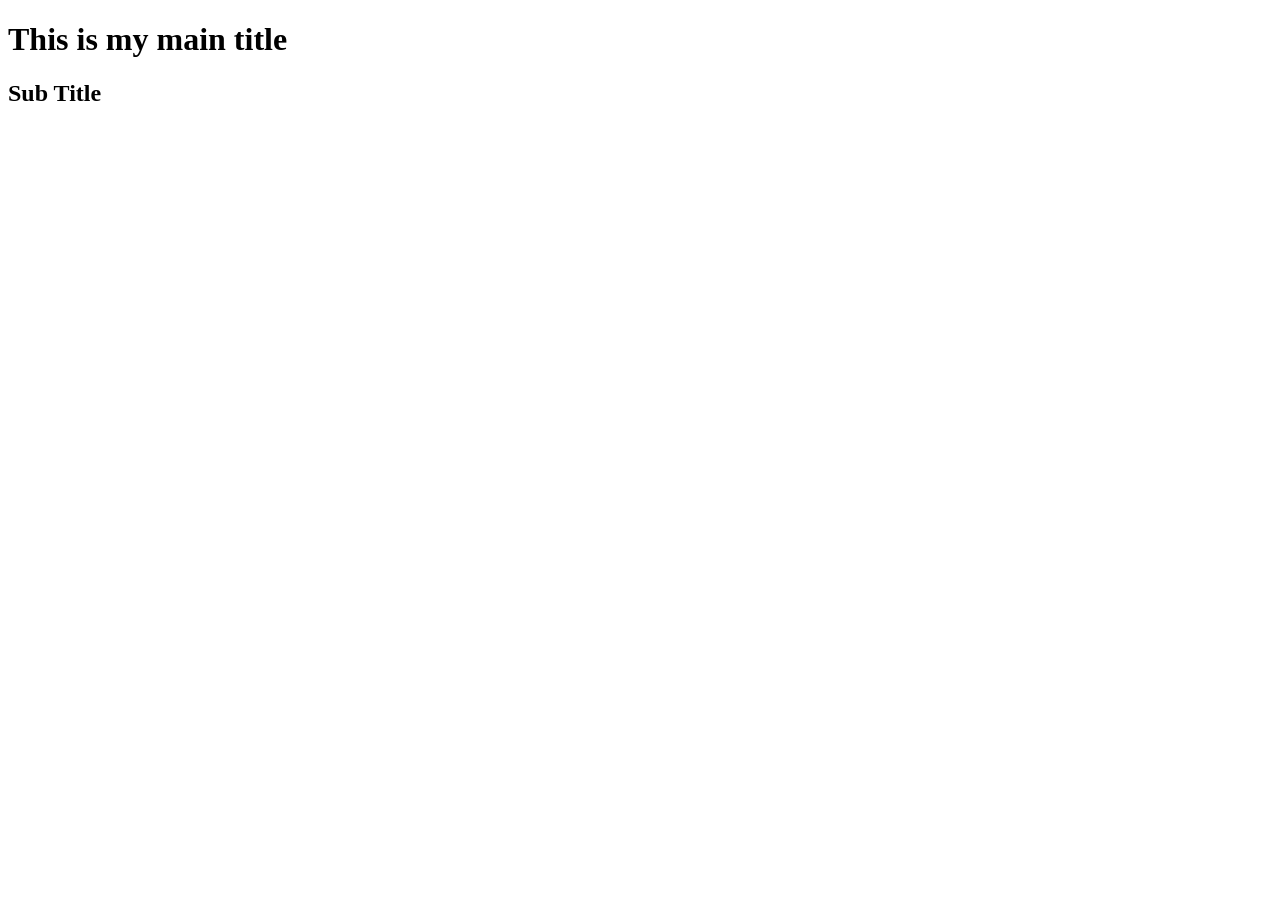
<file: aboutme/index.html>
<!DOCTYPE html>
<html lang="en">
<head>
    <meta charset="UTF-8">
    <meta http-equiv="X-UA-Compatible" content="IE=edge">
    <meta name="viewport" content="width=device-width, initial-scale=1.0">
    <title>Home Page</title>
</head>
<body>
    <h1> This is my main title</h1>
    <h2>Sub Title</h2>
</body>
</html>
</file>
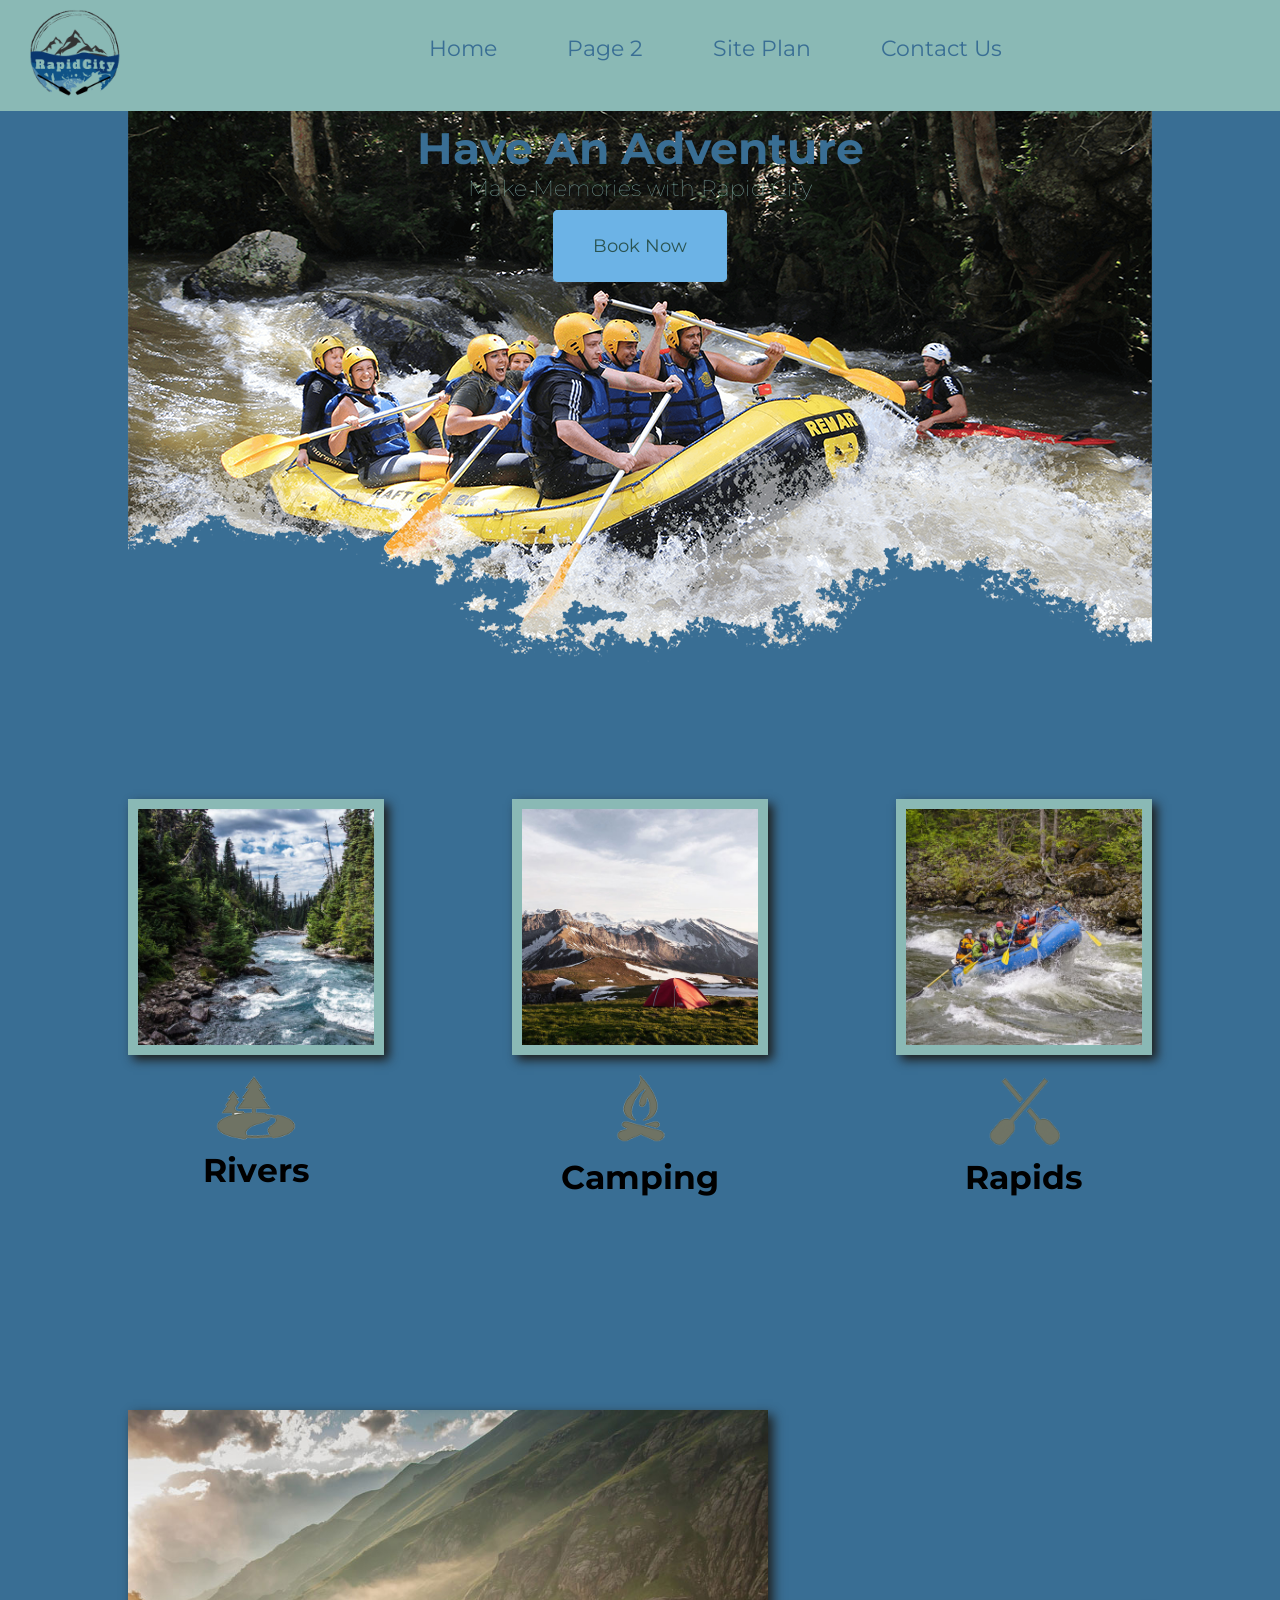
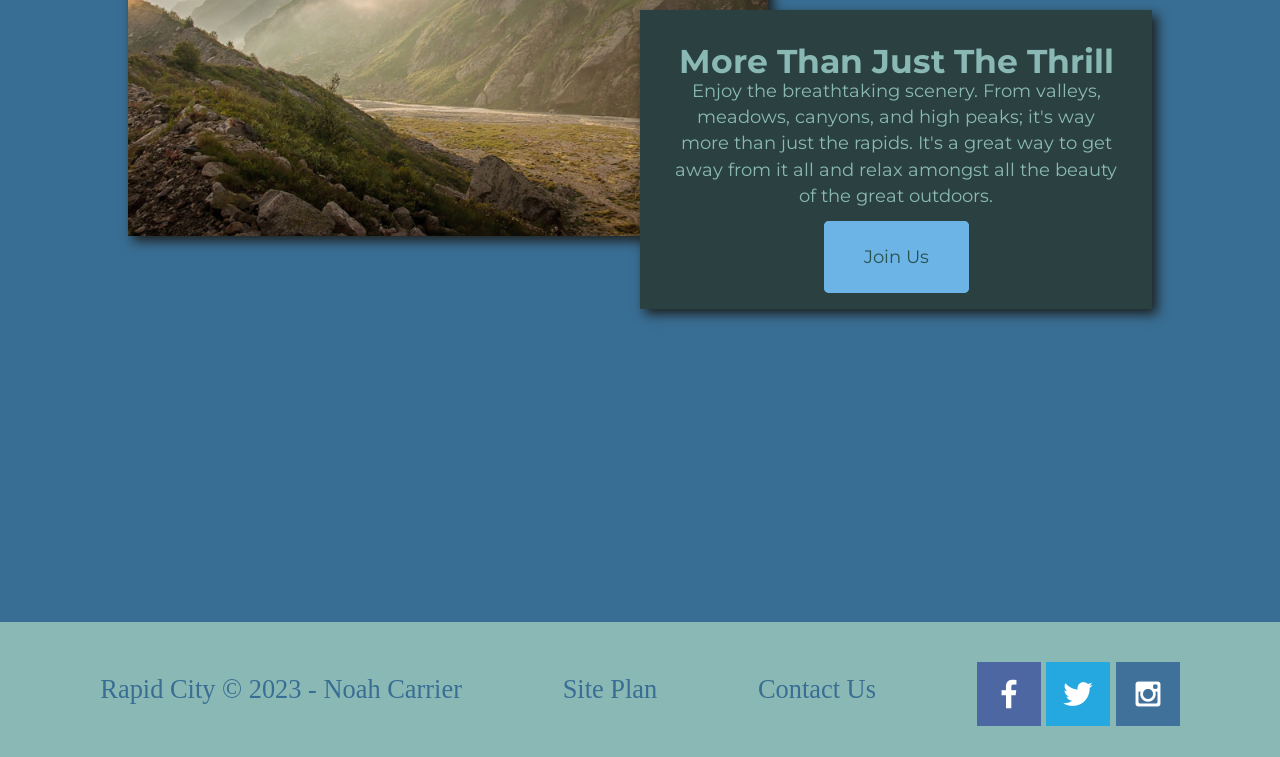
<file: wwr/index.html>
<!DOCTYPE html>
<html lang="en">
<head>
    <meta charset="UTF-8">
    <meta http-equiv="X-UA-Compatible" content="IE=edge">
    <meta name="viewport" content="width=device-width, initial-scale=1.0">
    <title>Whitewater Rafting Vacations | Rapid City | Home </title>
    <link rel="stylesheet"  href= "style.css">
</head>
<body>
    <div id="content">
        <header>
            <a id="logo_link" href="index.html">
                <img src="images/RapidCity-removebg-preview.png" alt="Rapid City Logo" height="100" width="100">
            </a>
            <nav>
                <a href="index.html">Home</a>
                <a href="page2.html">Page 2</a>
                <a href="site-plan-rafting.html">Site Plan</a>
                <a href="contactus.html">Contact Us</a>
            </nav>
        </header>
        <div id="hero">
            <div id="hero-box">
                <img id="hero-img" src="images/hero.png" alt="People enjoying rafting">
            </div>
            <section id="hero-msg">
                <h1 id="home-title">Have An Adventure</h1>
                <h4>Make Memories with Rapid City</h4>
                <div class="button-box">
                    <a class="book" href="contactus.html">Book Now</a>
                </div>
            </section>
        </div>
        <main class="home-grid">
            <section class="rivers-card">
                <img class="card-img" src="images/rivers.jpg" alt="river in forest">
                <img class="icon" src="images/river_icon.png" alt="river icon">
                <h2>Rivers</h2>
            </section>
            <section class="camping-card">
                <img class="card-img" src="images/camping.jpg" alt="tent in mountains">
                <img class="icon" src="images/fire_icon.png" alt="fire icon">
                <h2>Camping</h2>
            </section>
            <section class="rapids-card">
                <img class="card-img" src="images/rapids.jpg" alt="rafting boat">
                <img class="icon" src="images/oars.png" alt="oars icon">
                <h2>Rapids</h2>
            </section>
            <div id="background"></div>
            <img class="mountains" src="images/mountains.jpg" alt="Misty mountains">
            <section class="msg">
                <h2>More Than Just The Thrill</h2>
                <p>Enjoy the breathtaking scenery. From valleys, meadows, canyons, and high peaks; it's way more than just the rapids. It's a great way to get away from it all and relax amongst all the beauty of the great outdoors.</p>
                <a class="join" href="rivers.html">Join Us</a>
            </section>
        </main>
        <footer>
            <p>Rapid City &copy; 2023 - Noah Carrier</p>
            <p><a href="site-plan-rafting.html">Site Plan</a></p>
            <p><a href="contactus.html">Contact Us</a></p>
            <div class="social">
                <a href="https://facebook.com" target="_blank">
                    <img src="images/facebook.png" alt="fb icon">
                </a>
                <a href="https://twitter.com" target="_blank">
                    <img src="images/twitter.png" alt="twitter icon">
                </a>
                <a href="https://instagram.com" target="_blank">
                    <img src="images/instagram.png" alt="instagram icon">
                </a>
            </div>
        </footer>
    </div>
</body>
</html>
</file>
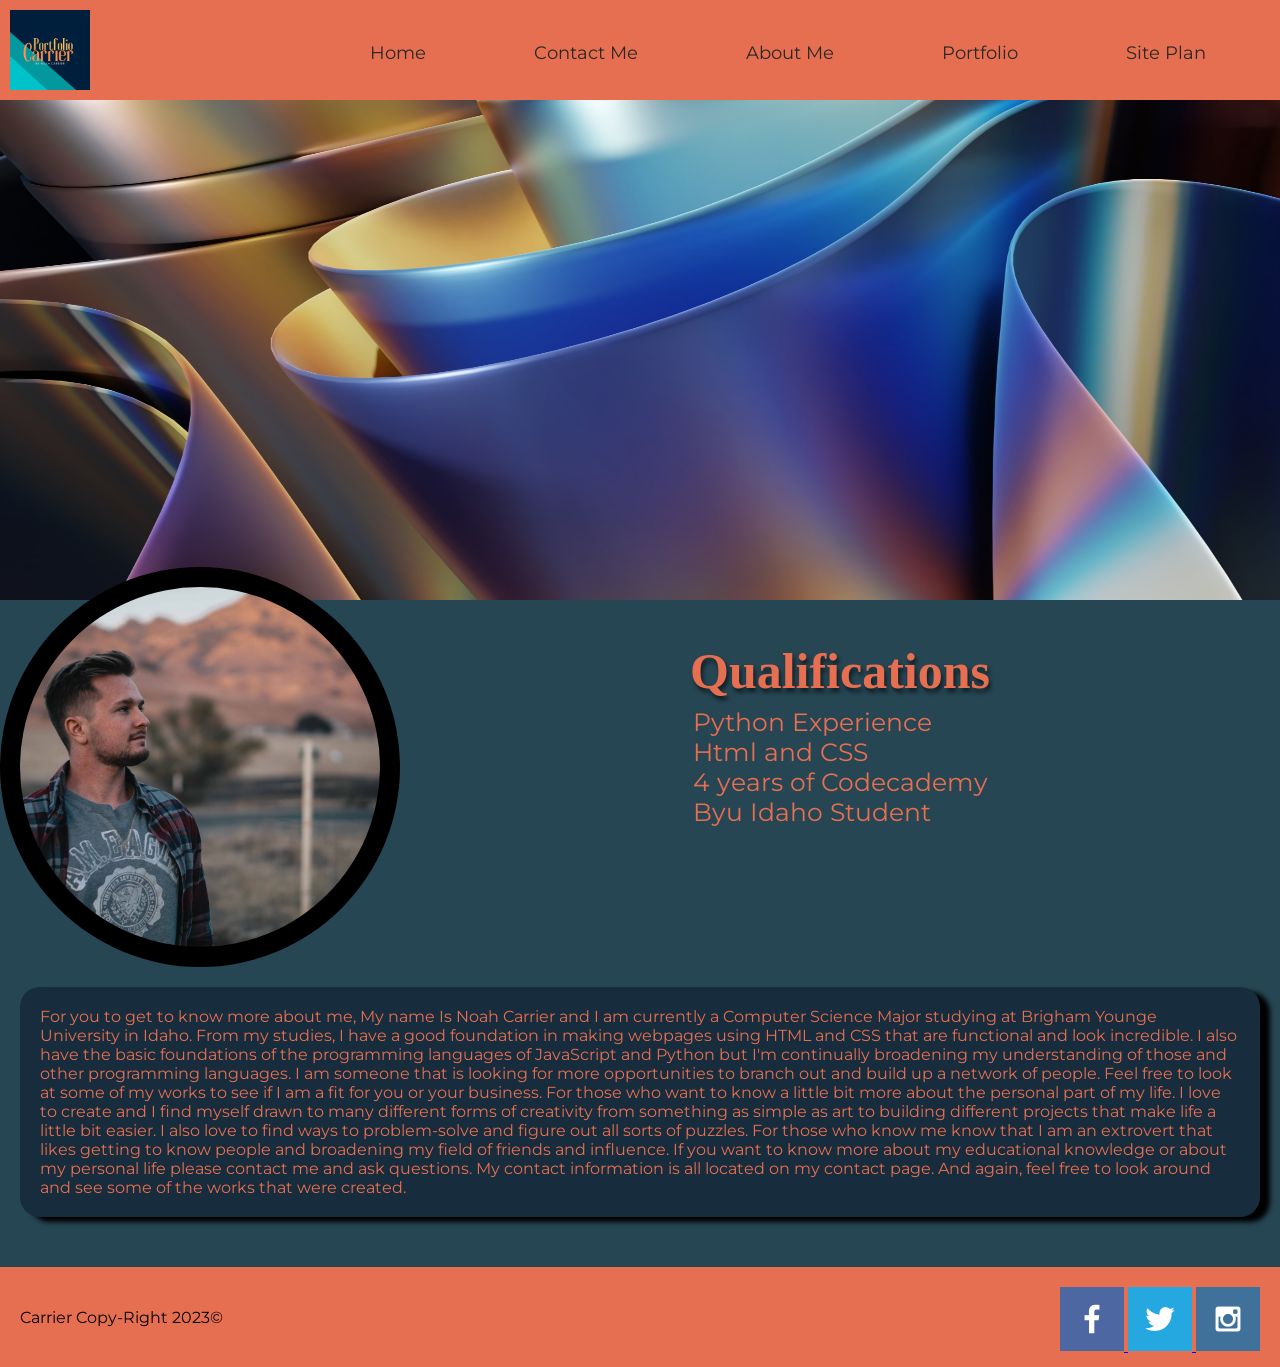
<file: portfolio/about_me.html>
<!DOCTYPE html>
<html lang="en">
<head>
    <meta charset="UTF-8">
    <meta http-equiv="X-UA-Compatible" content="IE=edge">
    <meta name="viewport" content="width=device-width, initial-scale=1.0">
    <title>About Me</title>
    <link rel="stylesheet" href="styles/style.css">
</head>
<body class="about_body">
    <div class="content3">
        <header class="header3">
            <a id="logo_link" href="/portfolio/home_page.html">
                <img class="logo" src="images/portfolio.png" alt="portfolio logo" height="100" width="100">
            </a>
            <nav>
                <a href="home_page.html">Home</a>
                <a href="contact.html">Contact Me</a>
                <a href="about_me.html">About Me</a>
                <a href="#">Portfolio</a>
                <a href="site-plan.html">Site Plan</a>
            </nav>
        </header>

        <div class="about_me_hero">
            <img class="about_hero_img" src="images/Wavy_heading.jpg" alt="hero image">
        </div>
       
        
        <div class="about_img_container">
            <img class="about_img" src="images/profile_image.jpg" alt="profile image">
        </div>

        <div class="qualification_container">
            <h3 class="Qualifications_header">Qualifications</h3>
            <ul class="myUL">
                <li>Python Experience</li>
                <li>Html and CSS</li>
                <li>4 years of Codecademy</li>
                <li>Byu Idaho Student</li>
            </ul>
        </div>

        <div class="about_me_text">
            <section class="about_me_statement">For you to get to know more about me, My name Is Noah Carrier and I am currently a Computer Science Major studying at Brigham Younge University in Idaho. From my studies, I have a good foundation in making webpages using HTML and CSS that are functional and look incredible. I also have the basic foundations of the programming languages of JavaScript and Python but I'm continually broadening my understanding of those and other programming languages. I am someone that is looking for more opportunities to branch out and build up a network of people. Feel free to look at some of my works to see if I am a fit for you or your business. For those who want to know a little bit more about the personal part of my life. I love to create and I find myself drawn to many different forms of creativity from something as simple as art to building different projects that make life a little bit easier. I also love to find ways to problem-solve and figure out all sorts of puzzles. For those who know me know that I am an extrovert that likes getting to know people and broadening my field of friends and influence. If you want to know more about my educational knowledge or about my personal life please contact me and ask questions. My contact information is all located on my contact page. And again, feel free to look around and see some of the works that were created.</section>
        </div>


        

        <footer class="about_footer">
            <p>Carrier Copy-Right 2023©️</p>
            <div class="social_links">
                <a href="https://facebook.com" target="_blank">
                    <img src="images/facebook.png" alt="Facebook">
                </a>
                <a href="https://twitter.com" target="_blank">
                    <img src="images/twitter.png"  alt="twitter">
                </a>
                <a href="https://instagram.com" target="_blank">
                    <img src="images/instagram.png"  alt="instagram">
                </a>     
            </div>
        </footer>
    </div>
     
</body>
</html>
</file>
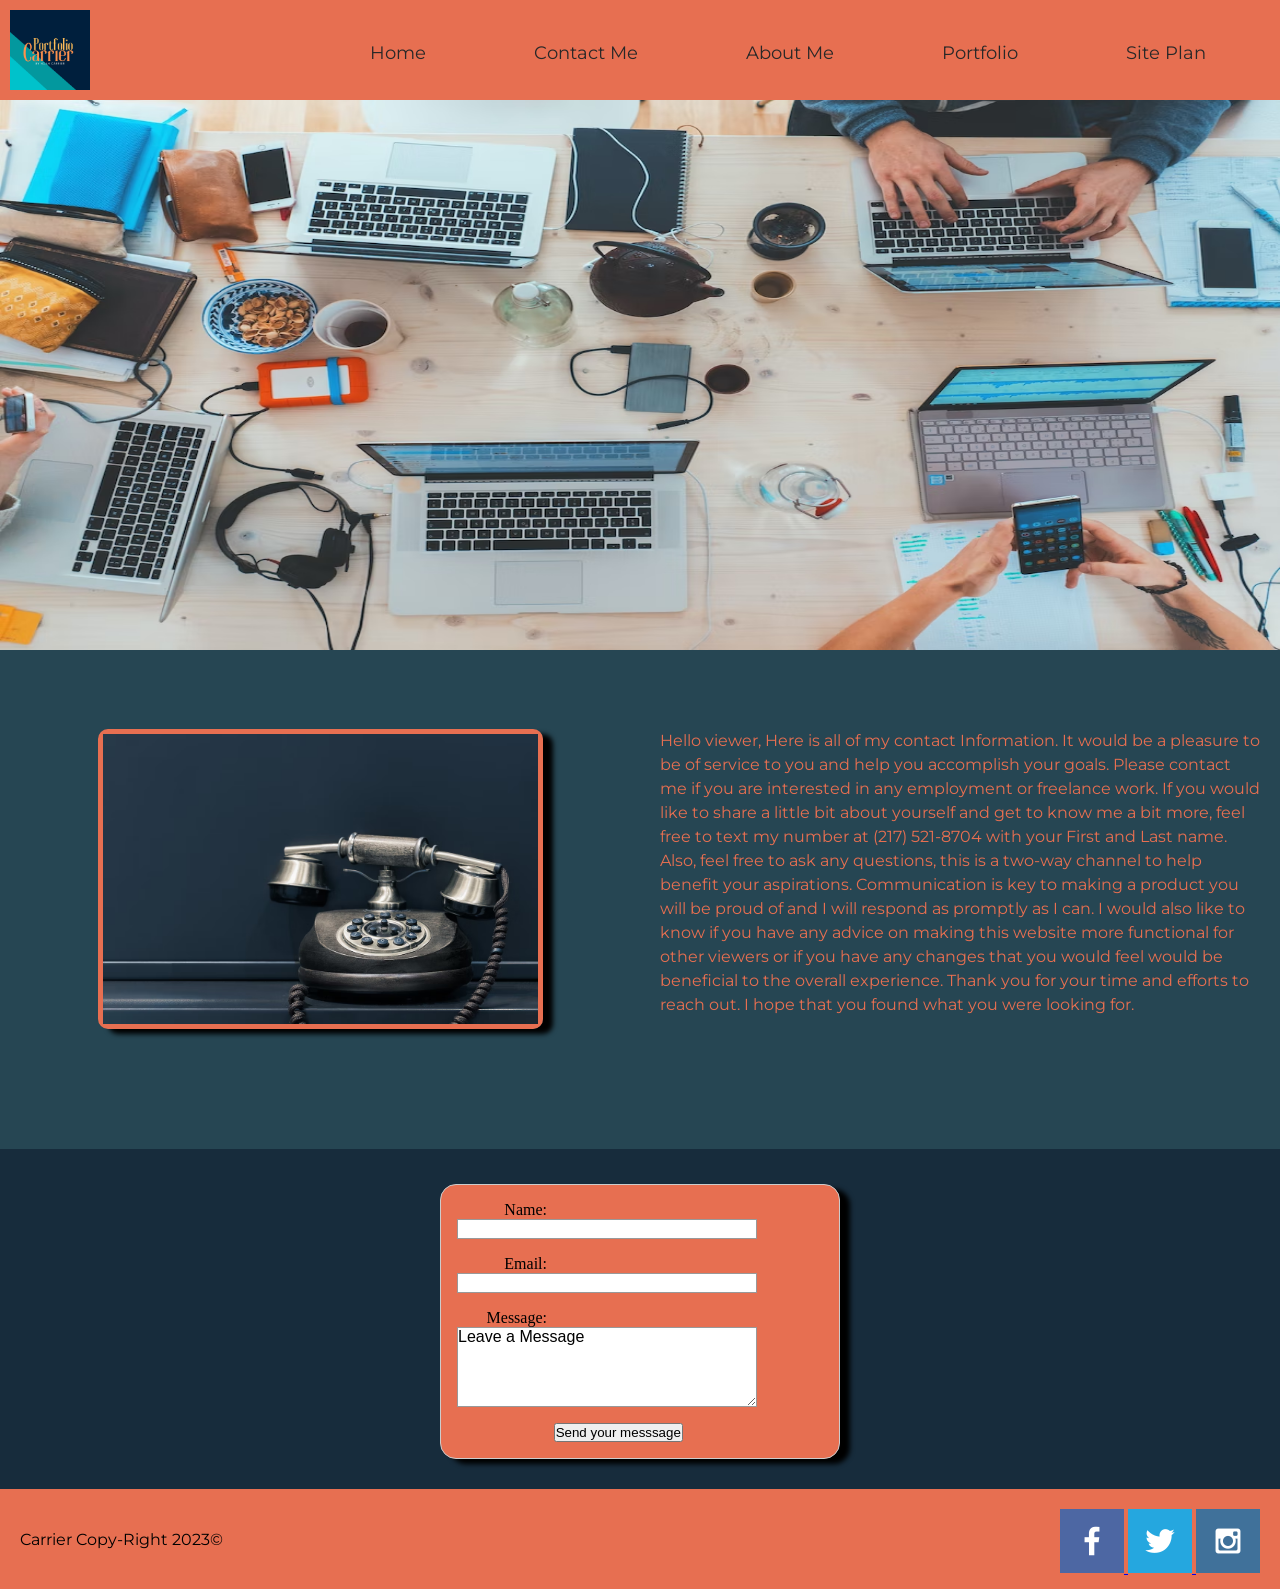
<file: portfolio/contact.html>
<!DOCTYPE html>
<html lang="en">
<head>
    <meta charset="UTF-8">
    <meta http-equiv="X-UA-Compatible" content="IE=edge">
    <meta name="viewport" content="width=device-width, initial-scale=1.0">
    <title>Contact</title>
    <link rel="stylesheet" href="styles/style.css">
</head>
<body div="body2">
    <div class="content2">
        <header>
            <a id="logo_link" href="/portfolio/home_page.html">
                <img class="logo" src="images/portfolio.png" alt="portfolio logo" height="100" width="100">
            </a>
            <nav>
                <a href="home_page.html">Home</a>
                <a href="contact.html">Contact Me</a>
                <a href="about_me.html">About Me</a>
                <a href="#">Portfolio</a>
                <a href="site-plan.html">Site Plan</a>
            </nav>
        </header>

        
        <div class="contact_hero_img">
            <img class="contact_img" src="images/computer_Science_Desk.png" alt="hero image">
        </div>
        
    

        <main class="main2">
                <div class="phone">
                    <img class="phone_img" src="images/contact_us.png" alt="phone">
                </div>
                <section class="text2_container">
                    <p class="text2">Hello viewer, Here is all of my contact Information. It would be a pleasure to be of service to you and help you accomplish your goals. Please contact me if you are interested in any employment or freelance work. If you would like to share a little bit about yourself and get to know me a bit more, feel free to text my number at (217) 521-8704 with your First and Last name. Also, feel free to ask any questions, this is a two-way channel to help benefit your aspirations. Communication is key to making a product you will be proud of and I will respond as promptly as I can. I would also like to know if you have any advice on making this website more functional for other viewers or if you have any changes that you would feel would be beneficial to the overall experience. Thank you for your time and efforts to reach out. I hope that you found what you were looking for.</p>
                </section>
                <div class="square"></div>
                <div class="form_container">
                    <form class="form" action="/my-handling-form-page" method="post">
                        <ul>
                            <li>
                                <label for="name">Name:</label>
                                <input type="text" id="name" name="user_name">
                            </li>
                            <li>
                                <label for="mail">Email:</label>
                                <input type="email" id="mail" name="user_email">
                            </li>
                            <li>
                                <label for="msg">Message:</label>
                                <textarea id="msg" name="user_message">Leave a Message</textarea>
                            </li>
                            <li class="button">
                                <button type="submit">Send your messsage</button>
                            </li>
                        </ul>
                    </form>
                    
                </div>
                
        </main>

        

        <footer>
            <p>Carrier Copy-Right 2023©️</p>
            <div class="social_links">
                <a href="https://facebook.com" target="_blank">
                    <img src="images/facebook.png" alt="Facebook">
                </a>
                <a href="https://twitter.com" target="_blank">
                    <img src="images/twitter.png"  alt="twitter">
                </a>
                <a href="https://instagram.com" target="_blank">
                    <img src="images/instagram.png"  alt="instagram">
                </a>     
            </div>
        </footer>
    </div>
    
</body>
</html>
</file>
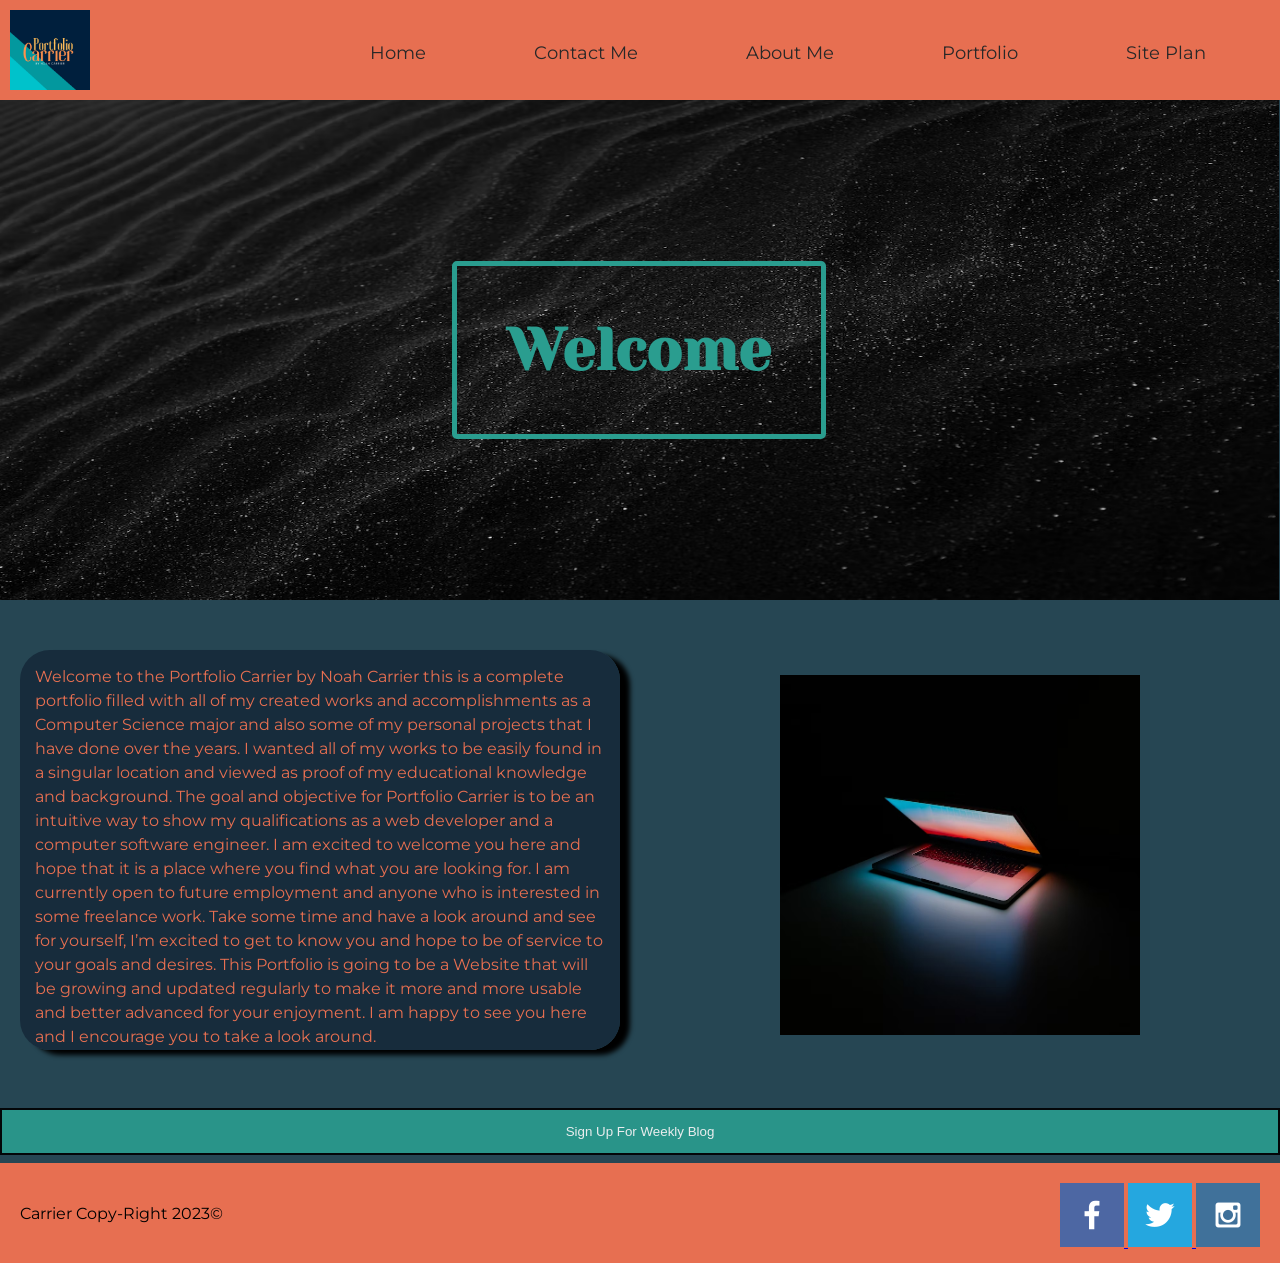
<file: portfolio/home_page.html>
<!DOCTYPE html>
<html lang="en">
<head>
    <meta charset="UTF-8">
    <meta http-equiv="X-UA-Compatible" content="IE=edge">
    <meta name="viewport" content="width=device-width, initial-scale=1.0">
    <title>Home page</title>
    <link rel="stylesheet" href="styles/style.css">
    <script src="script.js"></script>
</head>
<body>
    <div class="content">
        <header>
            <a id="logo_link" href="/portfolio/home_page.html">
                <img class="logo" src="images/portfolio.png" alt="portfolio logo" height="100" width="100">
            </a>
            <nav>
                <a href="home_page.html">Home</a>
                <a href="contact.html">Contact Me</a>
                <a href="about_me.html">About Me</a>
                <a href="#">Portfolio</a>
                <a href="site-plan.html">Site Plan</a>
            </nav>
        </header>


        <section class="hero">
            <div class="hero-img-container">
                <img class="hero-img" src="images/Dark_Wavy_Sand.png" alt="hero image">
            </div>
            <section class="welcome">
                <h1>Welcome</h1>
            </section>
        </section>


        <main>
            <div class="main-img-container">
                <img class="computer" src="images/Computer_Science_laptop.png">
            </div>
            <div class="textbox1">
                <p class="text1">Welcome to the Portfolio Carrier by Noah Carrier this is a complete portfolio filled with all of my created works and accomplishments as a Computer Science major and also some of my personal projects that I have done over the years. I wanted all of my works to be easily found in a singular location and viewed as proof of my educational knowledge and background. The goal and objective for Portfolio Carrier is to be an intuitive way to show my qualifications as a web developer and a computer software engineer. I am excited to welcome you here and hope that it is a place where you find what you are looking for. I am currently open to future employment and anyone who is interested in some freelance work. Take some time and have a look around and see for yourself, I’m excited to get to know you and hope to be of service to your goals and desires. This Portfolio is going to be a Website that will be growing and updated regularly to make it more and more usable and better advanced for your enjoyment. I am happy to see you here and I encourage you to take a look around.</p>
            </div>
        </main>

        <!-- Button to open the modal -->
        <button class="bl1" onclick="document.getElementById('id01').style.display='block'">Sign Up For Weekly Blog</button>

        <!-- The Modal (contains the Sign Up form) -->
        <div id="id01" class="modal">
        <span onclick="document.getElementById('id01').style.display='none'" class="close" title="Close Modal">Back</span>
        <form class="modal-content" action="/action_page.php">
            <div class="container">
            <h1 class="sutext">Sign Up For Blog</h1>
            <p class="sutext">Please fill in this form to create an account get the weekly Blog.</p>
            <hr>
            <label class="l1" for="email"><b class="sutext">Email</b></label>
            <input class="i1" type="text" placeholder="Enter Email" name="email" required>

            <label class="l1" for="psw"><b class="sutext">Password</b></label>
            <input class="i1" type="password" placeholder="Enter Password" name="psw" required>

            <label class="l1" for="psw-repeat"><b class="sutext">Repeat Password</b></label>
            <input class="i1" type="password" placeholder="Repeat Password" name="psw-repeat" required>

            <label class="l1">
                <input type="checkbox" checked="checked" name="remember" style="margin-bottom:15px" class="sutext"> Remember me
            </label>

            <p class="sutext">By creating an account you agree to our <a href="#" style="color:dodgerblue" >Terms & Privacy</a>.</p>

            <div class="clearfix">
                <button type="button" onclick="document.getElementById('id01').style.display='none'" class="bl1">Cancel</button>
                <button type="submit" class="bl1">Sign Up</button>
            </div>
            </div>
        </form>
        </div>
        
        <footer class="footer2">
            <p>Carrier Copy-Right 2023©️</p>
            <div class="social_links">
                <a href="https://facebook.com" target="_blank">
                    <img src="images/facebook.png" alt="Facebook">
                </a>
                <a href="https://twitter.com" target="_blank">
                    <img src="images/twitter.png"  alt="twitter">
                </a>
                <a href="https://instagram.com" target="_blank">
                    <img src="images/instagram.png"  alt="instagram">
                </a>     
            </div>
        </footer>
    </div>
    
</body>
</html>
</file>
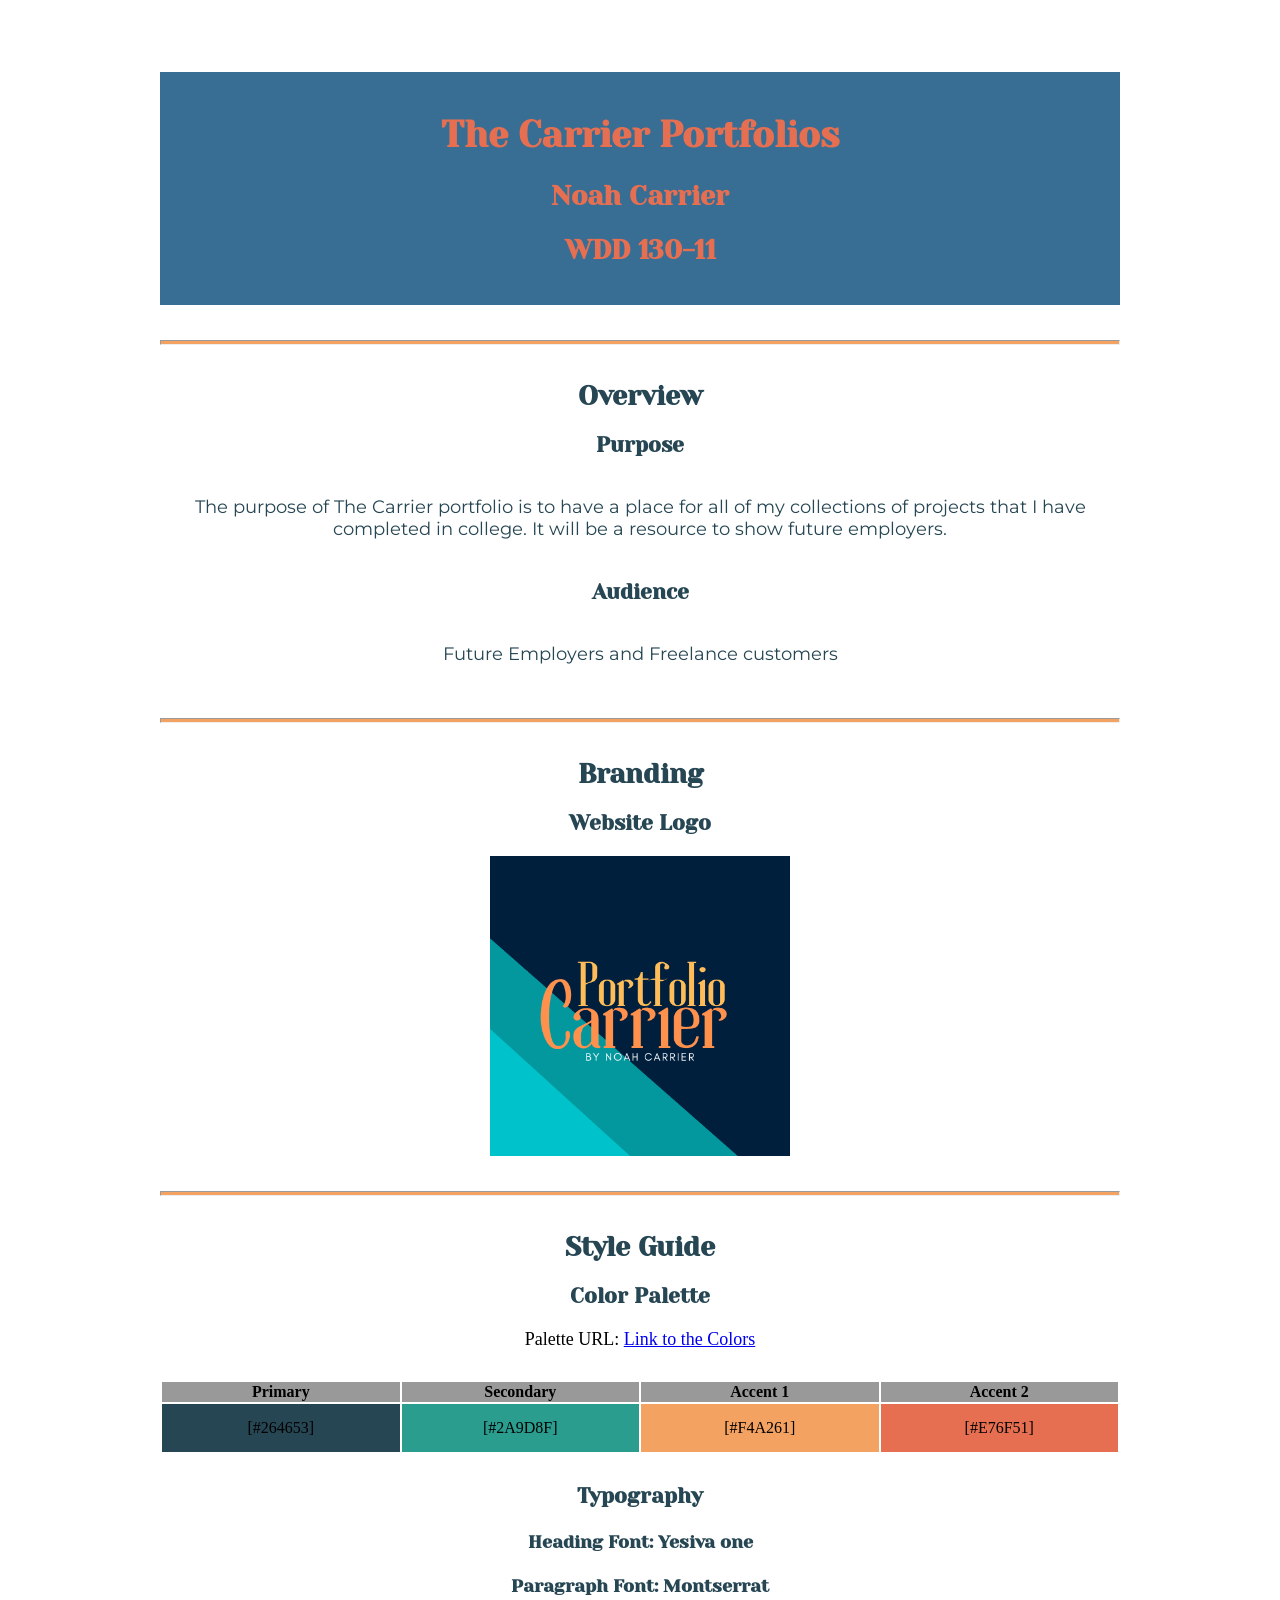
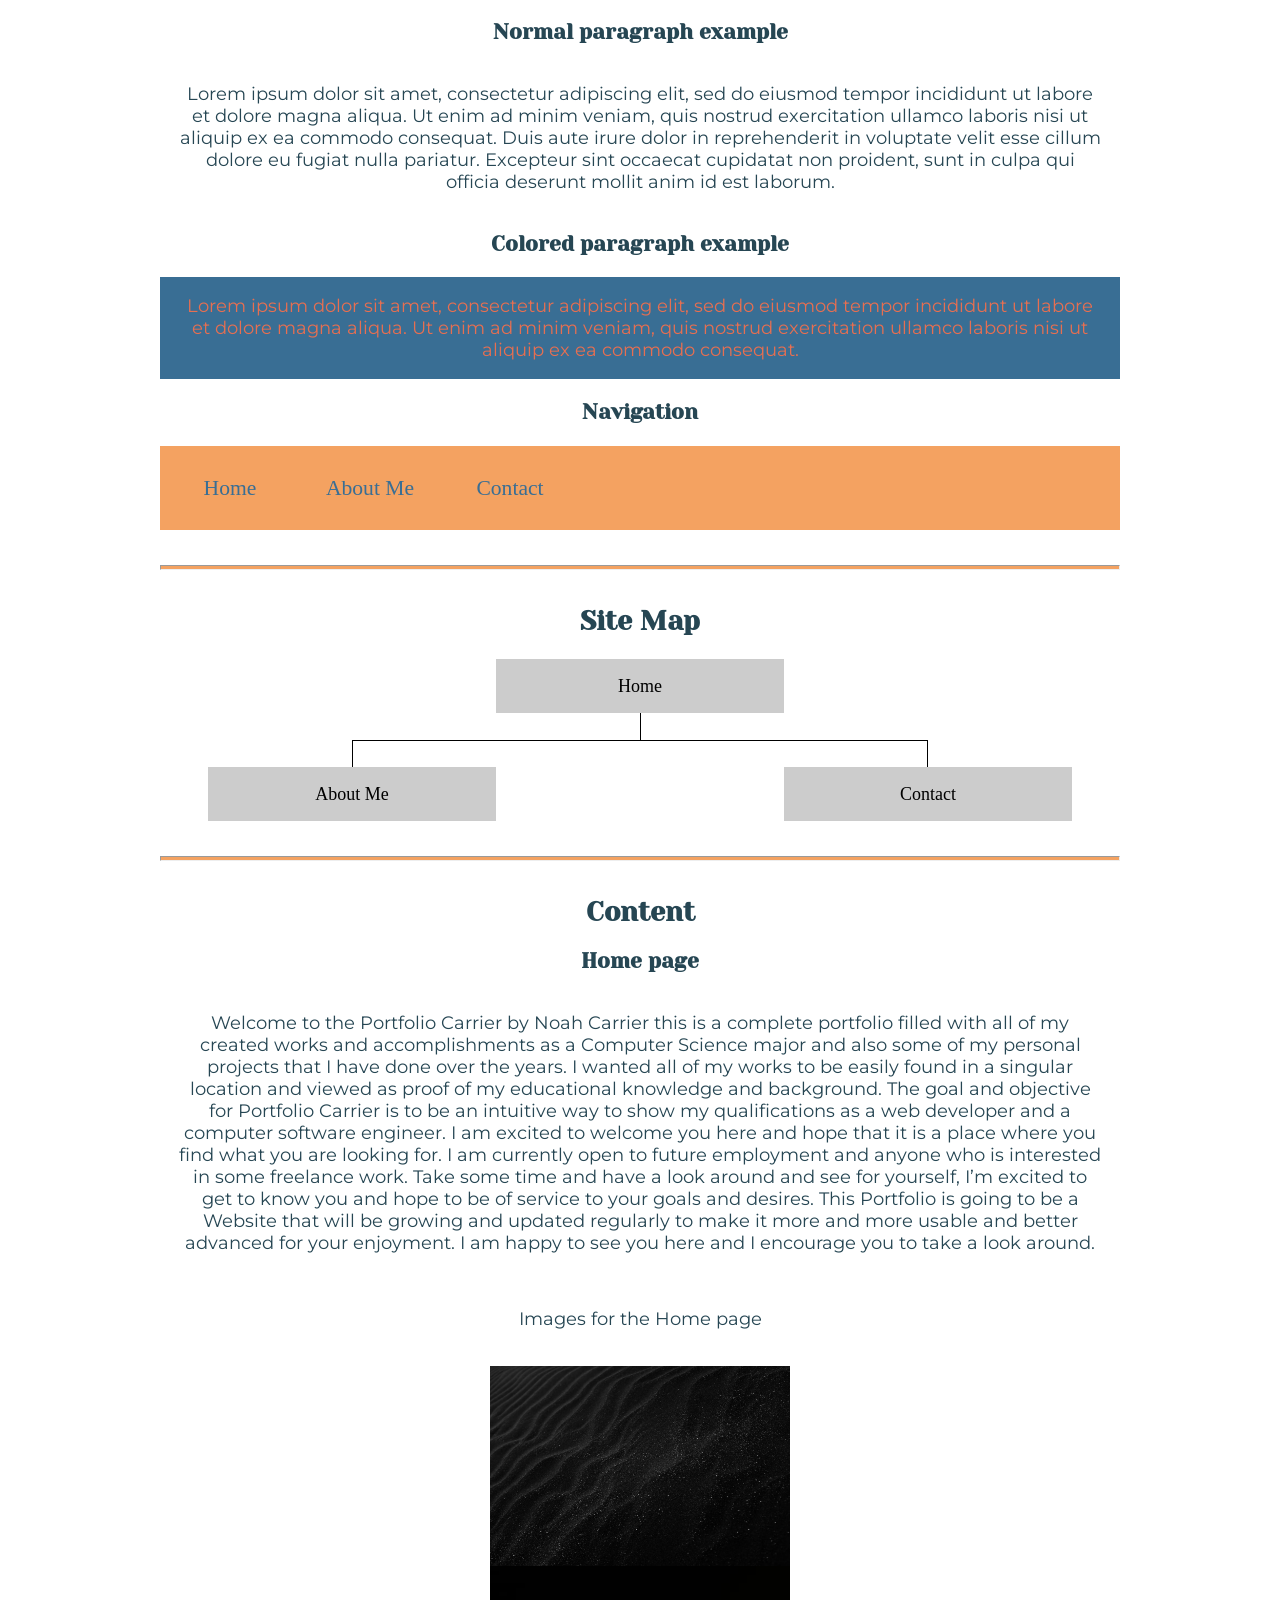
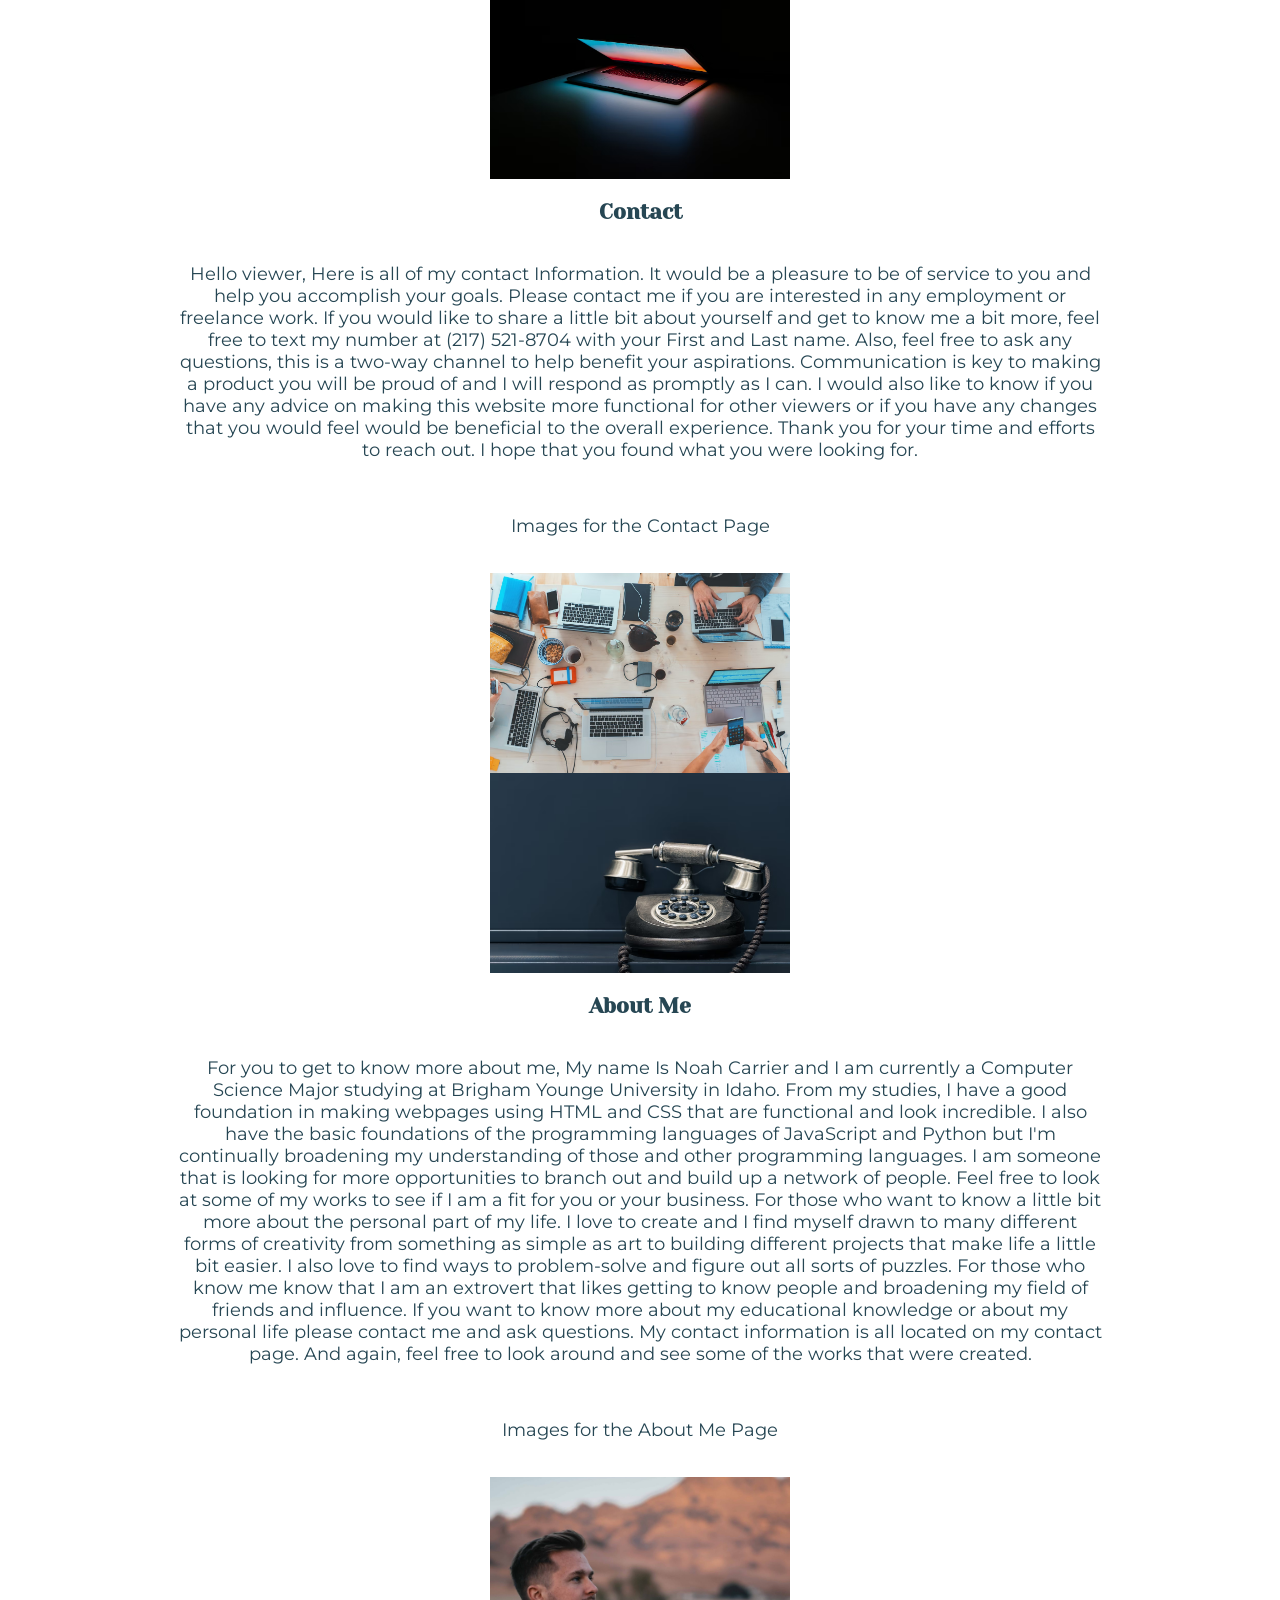
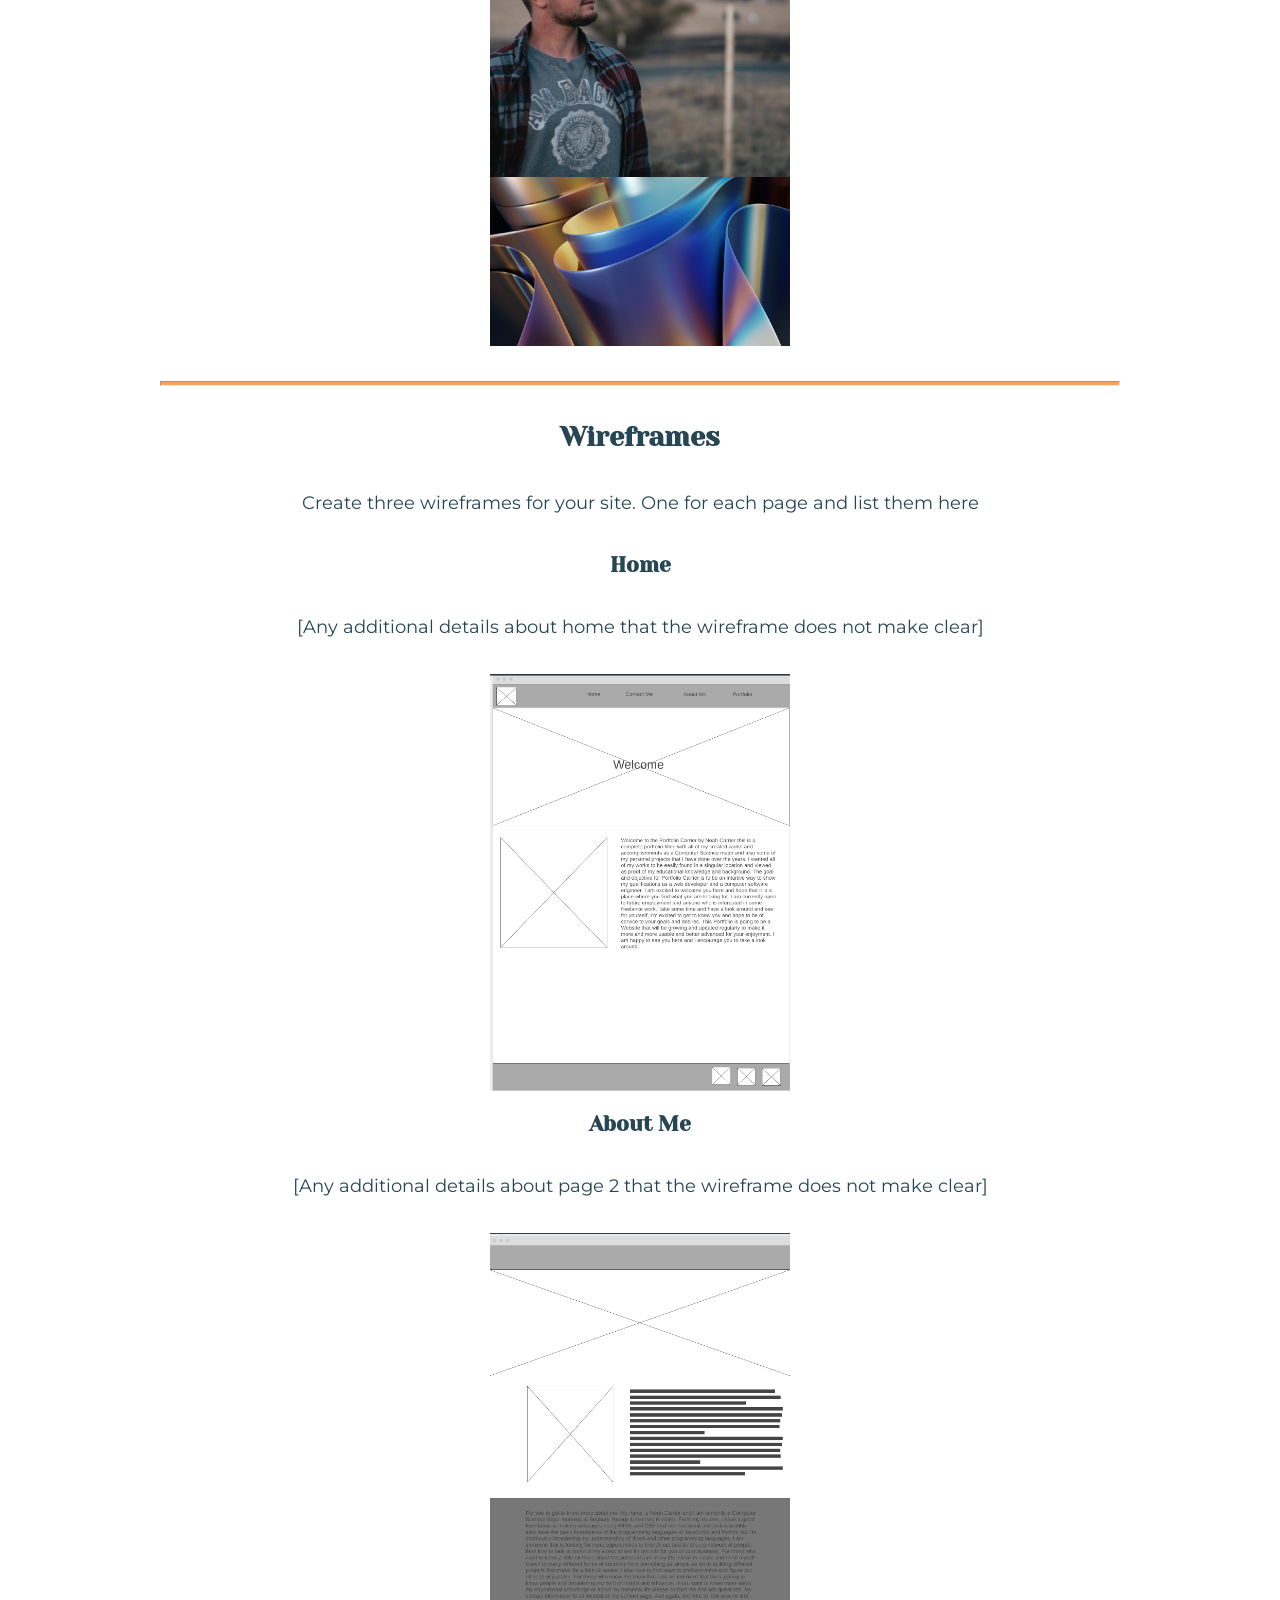
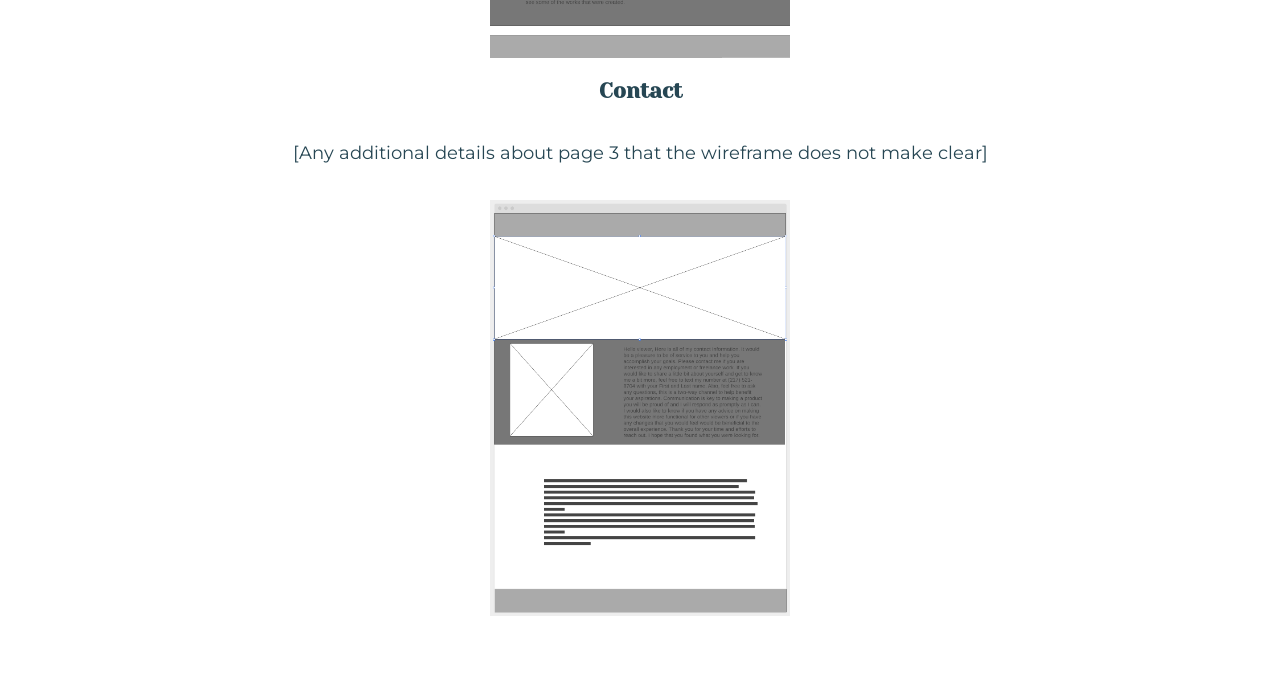
<file: portfolio/site-plan.html>
<html lang="en-us"><head>
    <meta charset="utf-8">
    <title>Site Plan</title>
    <link type="text/css" rel="stylesheet" href="styles/site-plan.css">
  </head>

  <body>
    <header>
      <h1>The Carrier Portfolios</h1>
      <h2>Noah Carrier</h2>
      <h2>WDD 130-11</h2>
      <!-- In the header above, add the name or your site, your name and class number. For example if you are in section 3 you would put WDD 130.03 -->
    </header>
    <main>

      <!-- ------------------------Steps 2-3------------------------------ -->
      <hr>
      <h2>Overview</h2>
      <h3>Purpose</h3>
      <p> The purpose of The Carrier portfolio is to have a place for all of my collections of projects that I have completed in college. It will be a resource to show future employers. </p>  <!-- change this -->


      <h3>Audience</h3>
      <p> Future Employers and Freelance customers </p>  <!-- change this -->

      <hr>
      <h2>Branding</h2>
      <h3>Website Logo</h3>
      <!-- Replace this with some sort of logo for your site.  A logo can be as simple as the name of your site in a nice font :) -->
      <img src="images/portfolio.png" alt="Logo image">
      <hr>
      <h2>
        Style Guide
      </h2>

      <!-- ------------------------Steps 4-8------------------------------ -->

      <h3>
        Color Palette
      </h3>
      <!--  The colors you choose for a website are one of the most important decisions you will make. Follow the instructions on the activity in iLearn then return and replace the color codes below with the hex color codes (the 6 digit numbers that show at the bottom of each color) for the colors you have chosen below.  You should have at least 2 colors but do not have to fill in all 4 if you do not need them.  -->

      <!-- Copy and paste the URL to your finished palette below Make sure to paste it into both spots -->
      Palette URL: <a href='https://coolors.co/palette/264653-2a9d8f-e9c46a-f4a261-e76f51'>Link to the Colors</a>


      <table class="colors">
        <tbody><tr><th>Primary</th><th>Secondary</th><th>Accent 1</th><th>Accent 2</th></tr>
        <!-- Replace the numbers in the boxes below with your hex color codes. Then switch to the site-plan.css file and change your colors there as well. -->
        <tr><td class="primary">[#264653]</td><td class="secondary">[#2A9D8F]</td><td class="accent1">[#F4A261]</td><td class="accent2">[#E76F51]</td></tr>
      </tbody></table>

      <!-- ------------------------Step 9------------------------------ -->

      <h3>
        Typography
      </h3>
      <!-- Choose a font for your paragraphs (body copy) and headlines. What font(s) have you chosen? Why did you choose what you did?  Make sure to review the list of web safe fonts at W3Schools.org as a starting point.  Think also about which of your colors above you might use for background and font colors. -->

      <h4>
        Heading Font: Yesiva one <!-- change this -->
      </h4>
      <h4>
        Paragraph Font: Montserrat  <!-- change this -->
      </h4>
      <h3>
        Normal paragraph example
      </h3>
      <p>
        Lorem ipsum dolor sit amet, consectetur adipiscing elit, sed do eiusmod tempor incididunt ut labore et dolore magna aliqua. Ut enim ad minim veniam, quis nostrud exercitation ullamco laboris nisi ut aliquip ex ea commodo consequat. Duis aute irure dolor in reprehenderit in voluptate velit esse cillum dolore eu fugiat nulla pariatur. Excepteur sint occaecat cupidatat non proident, sunt in culpa qui officia deserunt mollit anim id est laborum.
      </p>
      <h3>
        Colored paragraph example
      </h3>
      <p class="colored">
        Lorem ipsum dolor sit amet, consectetur adipiscing elit, sed do eiusmod tempor incididunt ut labore et dolore magna aliqua. Ut enim ad minim veniam, quis nostrud exercitation ullamco laboris nisi ut aliquip ex ea commodo consequat. 
      </p>

      <!-- ------------------------Step 10------------------------------ -->

      <h3>
        Navigation
      </h3>
      <!-- Think about how you want your navigation bar to look. In the site-plan.css file change the colors to your colors to get the look you desire. --> 
      <nav>
        <a href="#">Home</a>
        <a href="#">About Me</a>
        <a href="#">Contact</a>
      </nav>
      <hr>
      <h2>
        Site Map
      </h2>
      <div class="sitemap">
        <div class="sm-home">
          Home
        </div>
        <div class="sm-page2">
          About Me <!-- change this -->
        </div>
        <div class="sm-page3">
          Contact  <!-- change this -->
        </div>

        <div class="top">
          &nbsp;
        </div>
        <div class="left">
          &nbsp;
        </div>
        <div class="right">
          &nbsp;
        </div>

      </div>

      <!-- --------Content Section -------------- -->
      <hr>
      <h2>
        Content
      </h2>
      <h3>Home page</h3>
      <p>
        Welcome to the Portfolio Carrier by Noah Carrier this is a complete portfolio filled with all of my created works and accomplishments as a Computer Science major and also some of my personal projects that I have done over the years. I wanted all of my works to be easily found in a singular location and viewed as proof of my educational knowledge and background. The goal and objective for Portfolio Carrier is to be an intuitive way to show my qualifications as a web developer and a computer software engineer. I am excited to welcome you here and hope that it is a place where you find what you are looking for. I am currently open to future employment and anyone who is interested in some freelance work. Take some time and have a look around and see for yourself, I’m excited to get to know you and hope to be of service to your goals and desires. This Portfolio is going to be a Website that will be growing and updated regularly to make it more and more usable and better advanced for your enjoyment. I am happy to see you here and I encourage you to take a look around.
      </p>
      <p>Images for the Home page</p>
        <img src="images/Dark Wavy Sand.png" alt="Dark Wavy Sand">
        <img src="images/Computer Science laptop.png" alt="Laptop">

      
      <h3>Contact</h3>
      <p>
        Hello viewer, Here is all of my contact Information. It would be a pleasure to be of service to you and help you accomplish your goals. Please contact me if you are interested in any employment or freelance work. If you would like to share a little bit about yourself and get to know me a bit more, feel free to text my number at (217) 521-8704 with your First and Last name. Also, feel free to ask any questions, this is a two-way channel to help benefit your aspirations. Communication is key to making a product you will be proud of and I will respond as promptly as I can. I would also like to know if you have any advice on making this website more functional for other viewers or if you have any changes that you would feel would be beneficial to the overall experience. Thank you for your time and efforts to reach out. I hope that you found what you were looking for.
      </p>
      <p>Images for the Contact Page</p>
        <img src="images/computer Science Desk.png" alt="Computer Desk">
        <img src="images/contact us.png" alt="Contact us Phone">

      
      <h3>About Me</h3>
      <p>
        For you to get to know more about me, My name Is Noah Carrier and I am currently a Computer Science Major studying at Brigham Younge University in Idaho.  From my studies, I have a good foundation in making webpages using HTML and CSS that are functional and look incredible. I also have the basic foundations of the programming languages of JavaScript and Python but I'm continually broadening my understanding of those and other programming languages. I am someone that is looking for more opportunities to branch out and build up a network of people. Feel free to look at some of my works to see if I am a fit for you or your business. For those who want to know a little bit more about the personal part of my life. I love to create and I find myself drawn to many different forms of creativity from something as simple as art to building different projects that make life a little bit easier. I also love to find ways to problem-solve and figure out all sorts of puzzles. For those who know me know that I am an extrovert that likes getting to know people and broadening my field of friends and influence. If you want to know more about my educational knowledge or about my personal life please contact me and ask questions. My contact information is all located on my contact page. And again, feel free to look around and see some of the works that were created.
      </p>
      <p>Images for the About Me Page</p>
        <img src="images/profile image.jpg" alt="Profile image">
        <img src='images/Wavy heading.jpg' alt="Heading">

      
      <hr>
      <h2>
        Wireframes
      </h2>
      <p>
        Create three wireframes for your site. One for each page and list them here</p>

      <h3>Home</h3>
      <p>         
        [Any additional details about home that the wireframe does not make clear]
      </p>
      <img src="images/hompage wireframe.png" alt="home page wireframe">

      <h3>About Me</h3>
      <p>         
        [Any additional details about page 2 that the wireframe does not make clear]
      </p>
      <img src="images/about me wireframe.png" alt="About me wireframe">

      <h3>Contact</h3>
      <p>         
        [Any additional details about page 3 that the wireframe does not make clear]
      </p>
      <img src="images/contact us wireframe.png" alt="Contact us wireframe">
    </main>
  

</body></html>
</file>
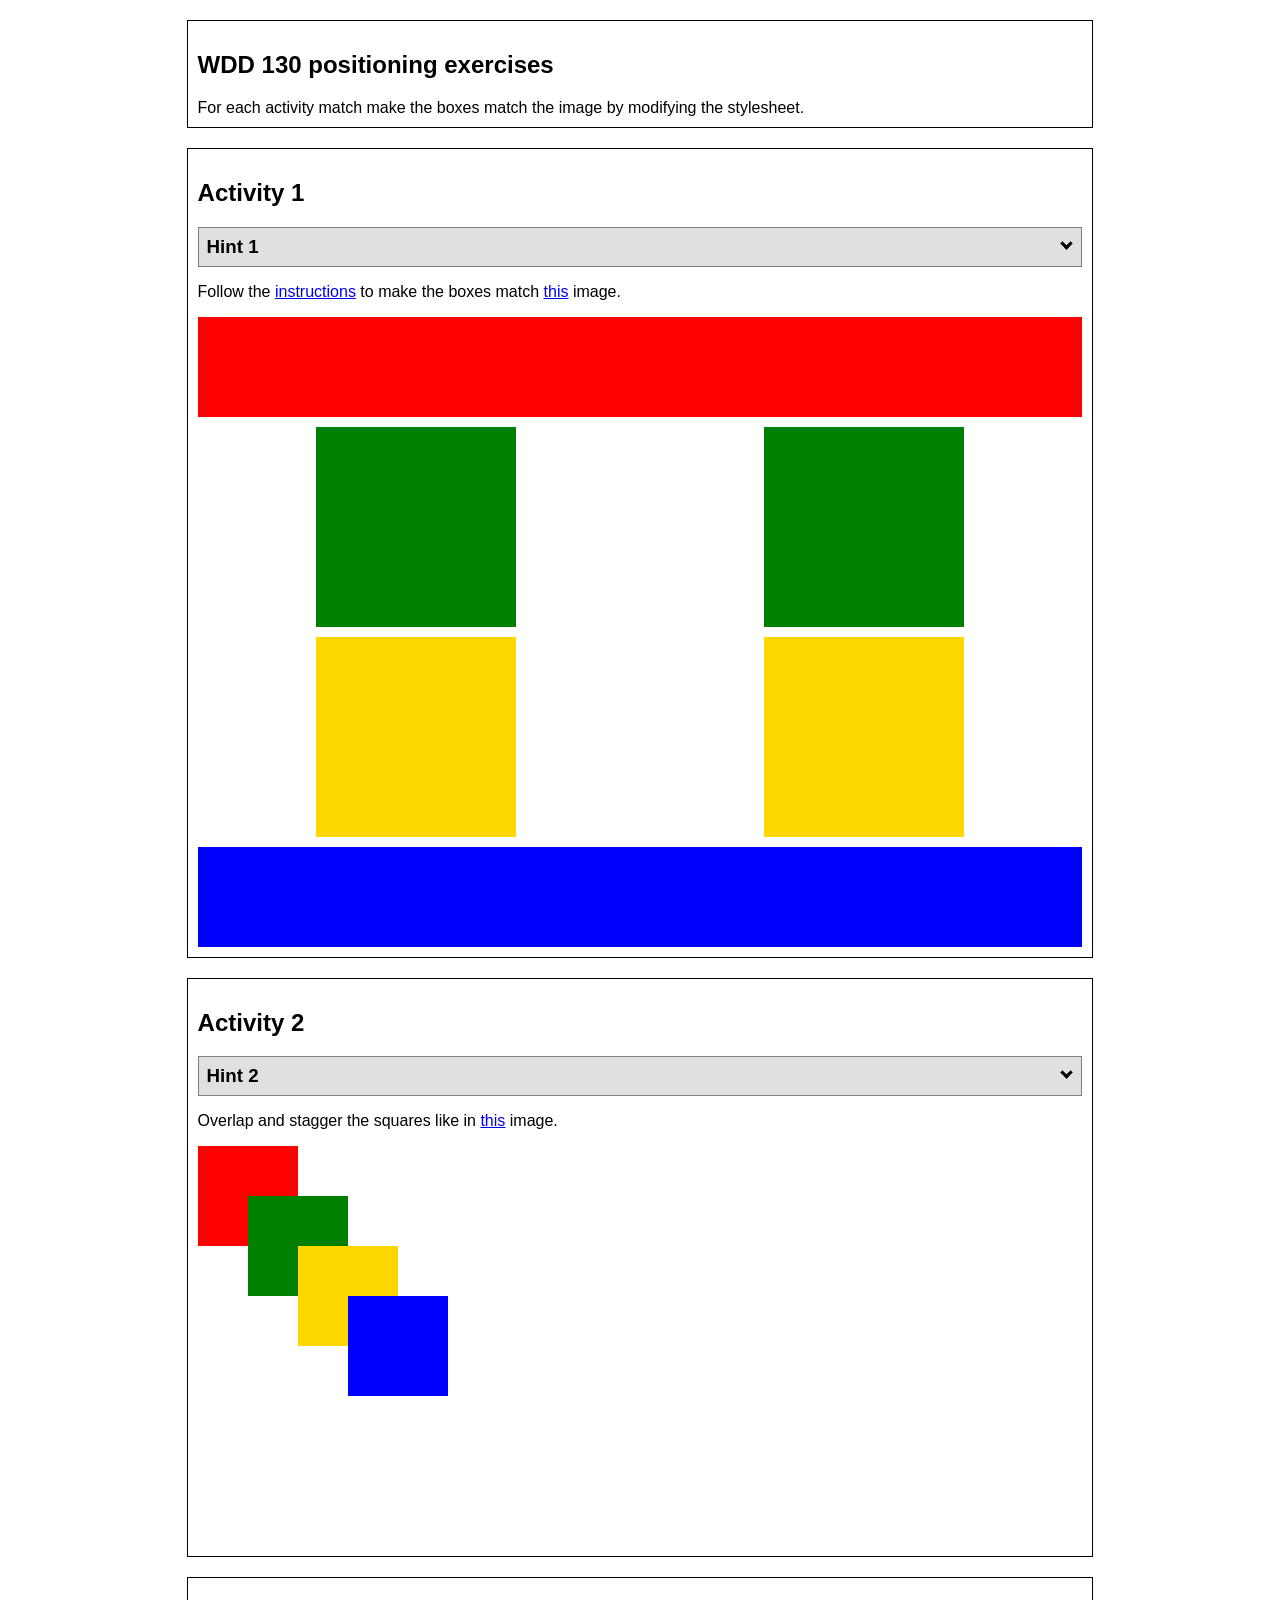
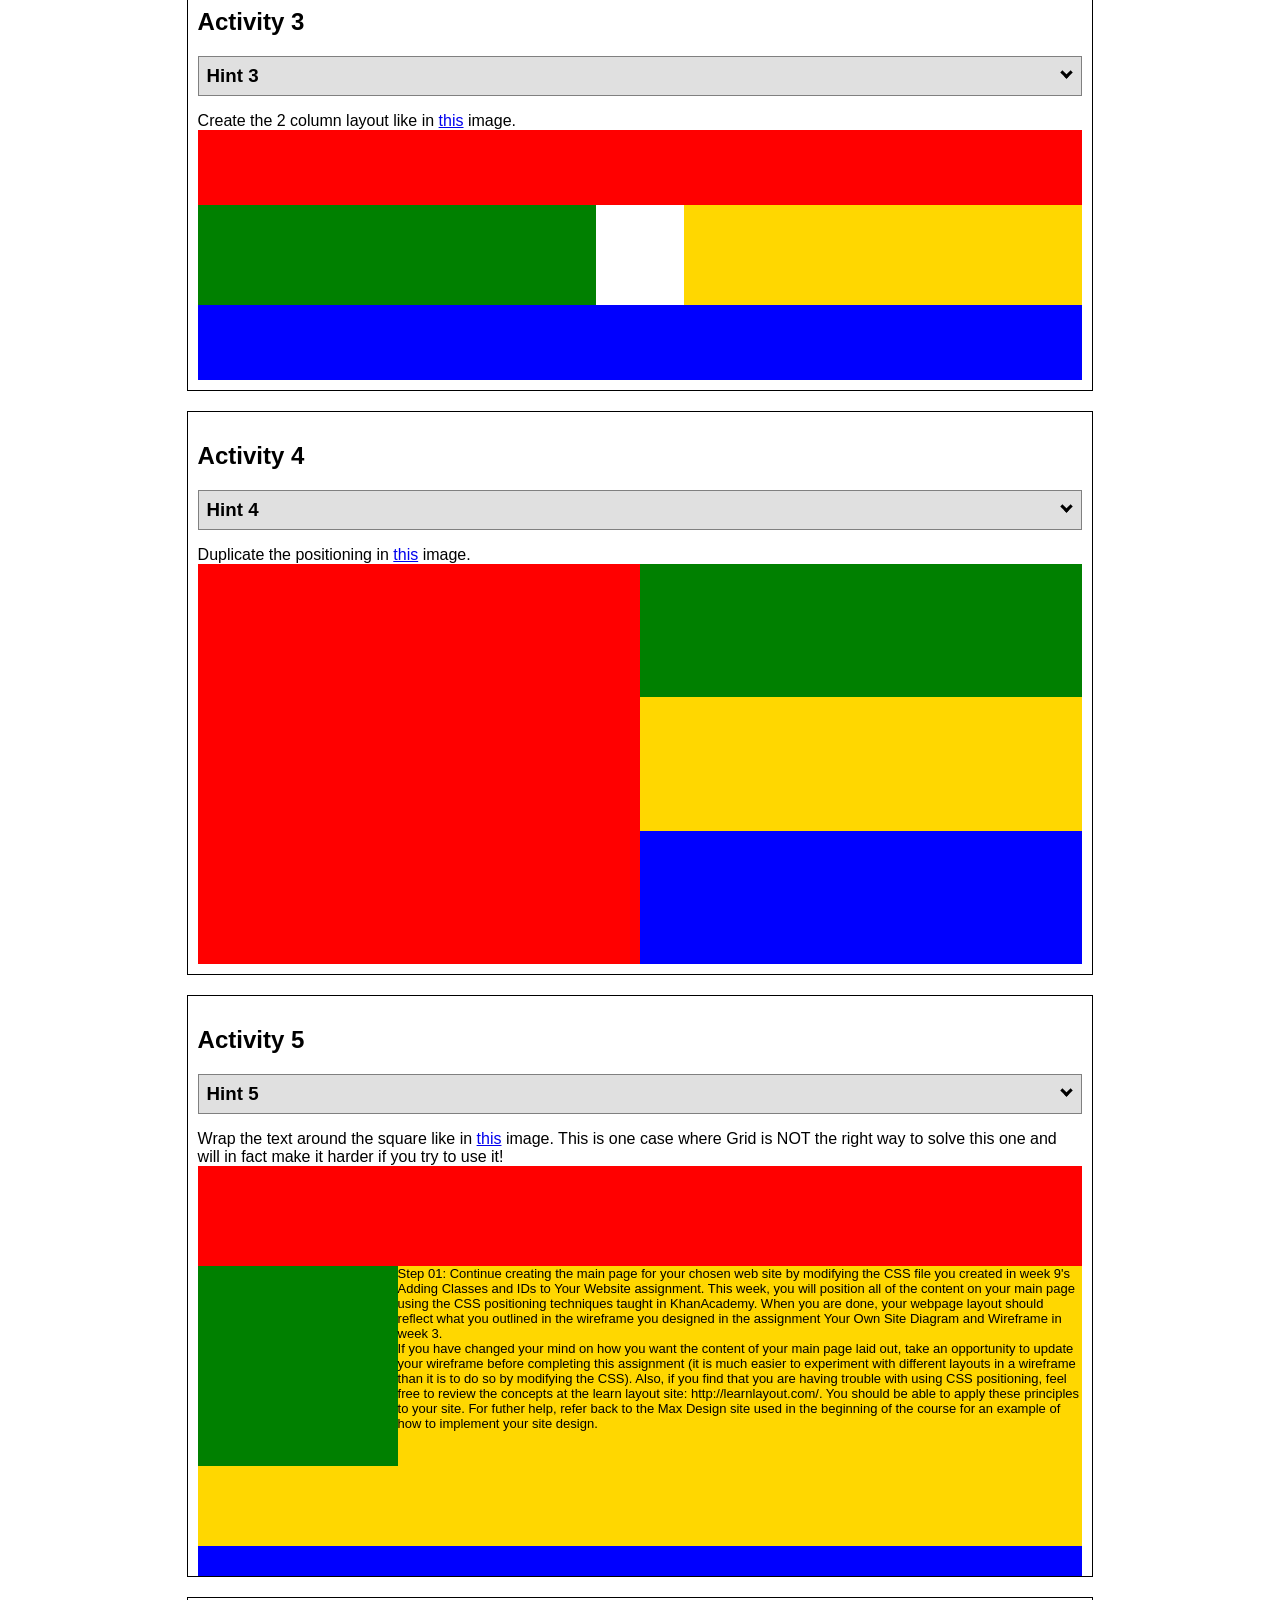
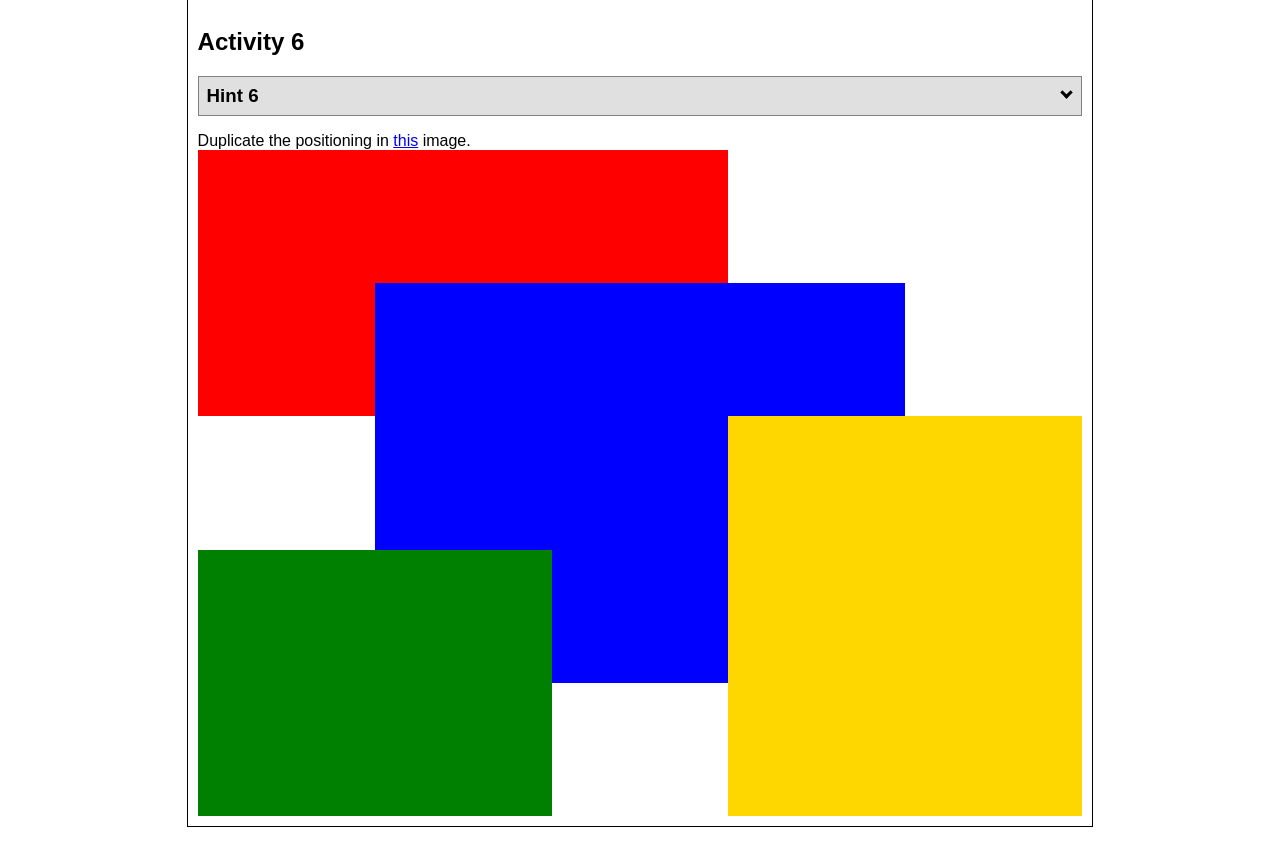
<file: positioning/positioning.html>
<!DOCTYPE html>
<html lang="en">
  <head>
    <!-- HTML - Name: positioning.html -->
    <title>Positioning Activity</title>
    <link rel="stylesheet" type="text/css" href="styles/positionstyles.css" />
  </head>
  <body>
    <div class="activity">
      <h2>WDD 130 positioning exercises</h2>
      For each activity match make the boxes match the image by modifying the stylesheet.</div>
    <div class="activity">
      <h2>Activity 1</h2>
      <section class="hint"><input type="checkbox" ><i></i> <h3>Hint 1</h3><div><p>Check out the <a href="https://byui-wdd.github.io/wdd130/activities/w06-css-positioning.html" target="_blank">activity instructions</a> in Ilearn!</p></div></section>
      <p>Follow the <a href="https://byui-wdd.github.io/wdd130/activities/w06-css-positioning.html" target="_blank">instructions</a> to make the boxes match  <a href="https://byui-wdd.github.io/wdd130/images/example1.png" target="_blank">this</a> image.</p>
      <div class="content1" >
        <div class="red1" ></div>
        <div class="green1" ></div>
        <div class="green1" ></div>
        <div class="yellow1"></div>
        <div class="yellow1"></div>
        <div class="blue1"></div>
      </div>
    </div>
    <div class="activity">
      <h2>Activity 2</h2>
      <section class="hint"><input type="checkbox" > <h3>Hint 2</h3><i></i><div>
      <ul>
      <li>grid-template-columns: 50px 50px 50px 50px 50px </li></ul></div></section>
      <p>Overlap and stagger the squares like in <a href="https://byui-wdd.github.io/wdd130/images/example2.png" target="_blank">this</a> image.</p>
      <div class="content2" >
        <div class="red2" ></div>
        <div class="green2" ></div>
        <div class="yellow2"></div>
        <div class="blue2"></div>
      </div>
    </div>
    <div class="activity">
      <h2>Activity 3</h2>
      <section class="hint"><input type="checkbox" > <h3>Hint 3</h3><i></i><div><p>This one is going to be best solved with CSS Grid. Remember to make the boxes the right width first...then start moving them around. </p><h4>Properties used:</h4><ul><li>display:grid;</li><li>grid-template-columns:</li><li>grid-column-gap:</li>
        <li>grid-column:</li>  </ul></div></section>
      Create the 2 column layout like in <a href="https://byui-wdd.github.io/wdd130/images/example3.png" target="_blank">this</a>  image.
      <div class="content3" >
        <div class="red3" ></div>
        <div class="green3" ></div>
        <div class="yellow3"></div>
        <div class="blue3"></div>
      </div>
    </div>
    <div class="activity">
      <h2>Activity 4</h2>
      <section class="hint"><input type="checkbox" > <h3>Hint 4</h3><i></i><div><p>For the others we have been primarily concerned with width. For this one you will need to adjust height as well. </p><h4>Properties used:</h4><ul><li>display:grid;</li><li>grid-template-columns:</li><li>grid-row:</li></ul></div></section>
      Duplicate the positioning in <a href="https://byui-wdd.github.io/wdd130/images/example4.png" target="_blank">this</a> image. 
      <div class="content4" >
        <div class="red4" ></div>
        <div class="green4" ></div>
        <div class="yellow4"></div>
        <div class="blue4"></div>
      </div>
    </div>

    <div class="activity">
      <h2>Activity 5</h2>
      <section class="hint"><input type="checkbox" > <h3>Hint 5</h3><i></i><div><p>Grid is <strong>not</strong> the right way to do this.  In fact there is only one way to really do that...and that is with float. Remember that we float the thing we want the text to wrap around.  Also remember to start by making all the shapes the right size and shape.</p><h4>Properties used:</h4><ul><li>float: left;</li></ul></div></section>
      Wrap the text around the square like in <a href="https://byui-wdd.github.io/wdd130/images/example5.png" target="_blank">this</a> image. This is one case where Grid is NOT the right way to solve this one and will in fact make it harder if you try to use it!
      <div class="content5" >
        <div class="red5" ></div>
        <div class="green5" ></div>
        <div class="yellow5">Step 01: Continue creating the main page for your chosen web site by modifying the CSS file you created in week 9's Adding Classes and IDs to Your Website assignment. This week, you will position all of the content on your main page using the CSS positioning techniques taught in KhanAcademy. When you are done, your webpage layout should reflect what you outlined in the wireframe you designed in the assignment Your Own Site Diagram and Wireframe in week 3. <br />
          If you have changed your mind on how you want the content of your main page laid out, take an opportunity to update your wireframe before completing this assignment (it is much easier to experiment with different layouts in a wireframe than it is to do so by modifying the CSS). Also, if you find that you are having trouble with using CSS positioning, feel free to review the concepts at the learn layout site: http://learnlayout.com/. You should be able to apply these principles to your site. For futher help, refer back to the Max Design site used in the beginning of the course for an example of how to implement your site design.</div>
        <div class="blue5"></div>
      </div>
    </div>
    <div class="activity">
      <h2>Activity 6</h2>
      <section class="hint"><input type="checkbox" > <h3>Hint 6</h3><i></i><div><p>This one is all about visualizing the grid behind the layout. If you are having a hard time doing that first: all the sizes are even multiples of 100, and second here is another example with the lines drawn: <a href="https://byui-wdd.github.io/wdd130/images/example6-hint.png" target="_blank">example 6 with lines</a>. For this one you will find it easiest if you use px for the column width. You can also use <kbd>z-index</kbd> to control the element layering.    </p><h4>Properties used:</h4><ul><li>display:grid;</li><li>grid-template-columns:</li><li>grid-column:</li><li>grid-row:</li><li><a href="https://www.w3schools.com/cssref/pr_pos_z-index.asp" target="_blank">z-index:</a></li></ul></div></section>
      Duplicate the positioning in <a href="https://byui-wdd.github.io/wdd130/images/example6.png" target="_blank">this</a> image.
      <div class="content6" >
        <div class="red6" ></div>
        <div class="green6" ></div>
        <div class="yellow6"></div>
        <div class="blue6"></div>
      </div>
    </div>
  </body>
</html>
</file>
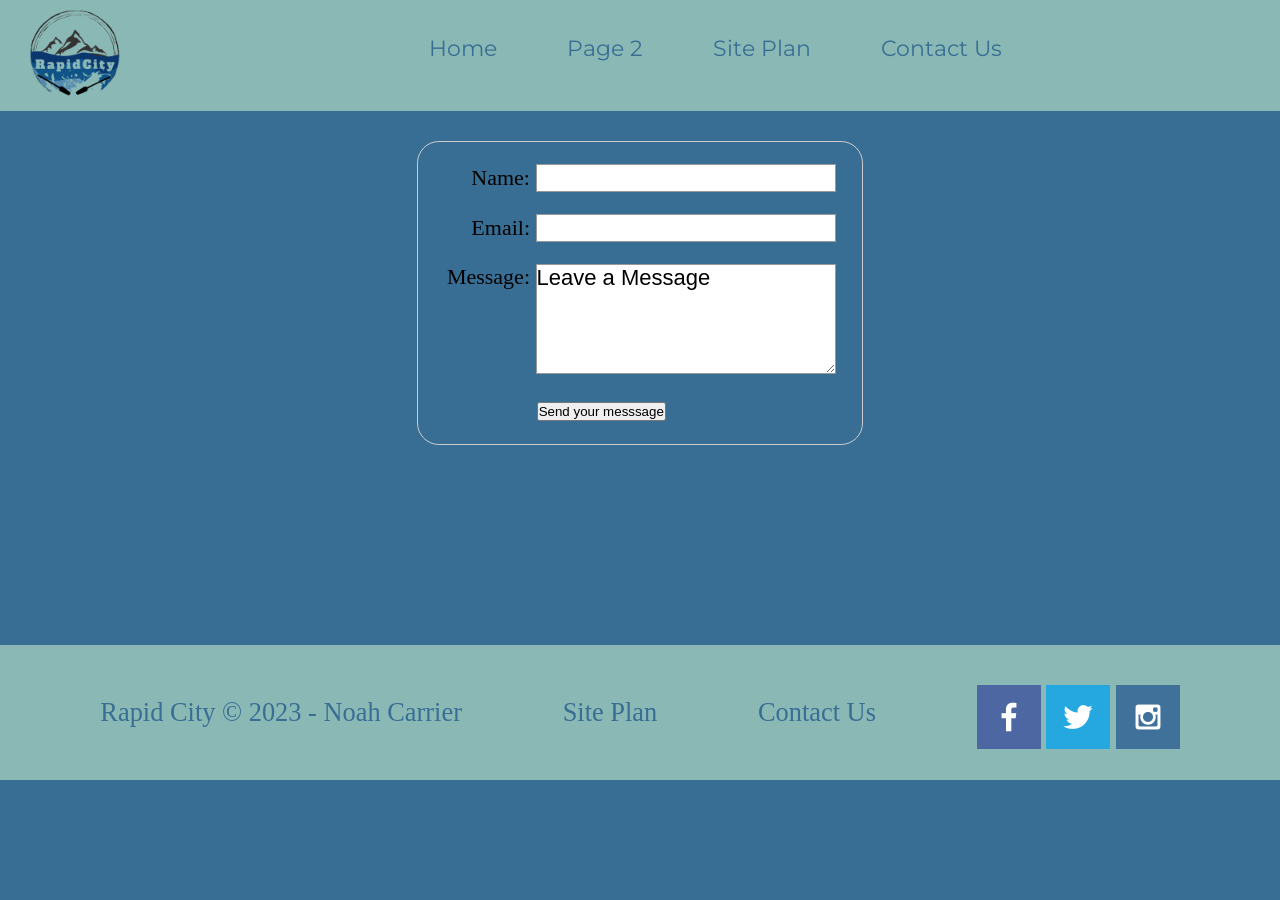
<file: wwr/contactus.html>
<!DOCTYPE html>
<html lang="en">
<head>
    <meta charset="UTF-8">
    <meta http-equiv="X-UA-Compatible" content="IE=edge">
    <meta name="viewport" content="width=device-width, initial-scale=1.0">
    <title>Contact Us </title>
    <link rel="stylesheet"  href= "style.css">
    <style>
        form {
            margin-top: 30px;
            margin: 5 auto;
            width: 400px;
            padding: 1em;
            border: 1px solid #ccc;
            border-radius: 1em;
        }

        ul {
            list-style: none;
            padding: 0;
            margin: 0;
        }

        form li + li{
            margin-top: 1em;
        }

        label{
            display: inline-block;
            width: 90px;
            text-align: right;
        }

        input , textarea{
            font: 1em sans-serif;
            
            width: 300px;
            box-sizing: border-box;

            border: 1px solid #999;
        }

        input:focus , textarea:focus {
            border-color: #000;
        }

        textarea{
            vertical-align: top;
            height: 5em;
        }

        .button{
            padding-left: 90px ;
        }

        button{
            margin-left: 0.5em;
        }

        #feedback{
            background-color: antiquewhite;
            position: absolute;
            top: 0;
            left: 0;
            right: 0;
            padding: .5em;
            display: none;
        }

        .moveDown{
            margin-top: 3em;
        }
    </style>
</head>
<body>
    <div id="content">
        <header>
            <a id="logo_link" href="index.html">
                <img src="images/RapidCity-removebg-preview.png" alt="Rapid City Logo" height="100" width="100">
            </a>
            <nav>
                <a href="index.html">Home</a>
                <a href="page2.html">Page 2</a>
                <a href="site-plan-rafting.html">Site Plan</a>
                <a href="contactus.html">Contact Us</a>
            </nav>
        </header>
       <!-- <div id="hero">
            <div id="hero-box">
                <img id="hero-img" src="images/hero.png" alt="People enjoying rafting">
            </div>
            <section id="hero-msg">
                <h1 id="home-title">Have An Adventure</h1>
                <h4>Make Memories with Rapid City</h4>
                <div class="button-box">
                    <a class="book" href="contactus.html">Book Now</a>
                </div>
            </section>
        </div>-->
        <main class="form">

            <div id="feedback"></div>

            <form action="/my-handling-form-page" method="post">
                <ul>
                    <li>
                        <label for="name">Name:</label>
                        <input type="text" id="name" name="user_name">
                    </li>
                    <li>
                        <label for="mail">Email:</label>
                        <input type="email" id="mail" name="user_email">
                    </li>
                    <li>
                        <label for="msg">Message:</label>
                        <textarea id="msg" name="user_message">Leave a Message</textarea>
                    </li>
                    <li class="button">
                        <button type="submit">Send your messsage</button>
                    </li>
                </ul>
            </form>
            
        </main>
        <footer>
            <p>Rapid City &copy; 2023 - Noah Carrier</p>
            <p><a href="site-plan-rafting.html">Site Plan</a></p>
            <p><a href="contactus.html">Contact Us</a></p>
            <div class="social">
                <a href="https://facebook.com" target="_blank">
                    <img src="images/facebook.png" alt="fb icon">
                </a>
                <a href="https://twitter.com" target="_blank">
                    <img src="images/twitter.png" alt="twitter icon">
                </a>
                <a href="https://instagram.com" target="_blank">
                    <img src="images/instagram.png" alt="instagram icon">
                </a>
            </div>
        </footer>
    </div>
    <script>
        // get the feedback div element so we can do something with it.
        const feedbackElement = document.getElementById('feedback');
        // get the form so we can read what was entered in it.
        const formElement = document.forms[0];
        // add a 'listener' to wait for a submission of our form. When that happens run the code below.
        formElement.addEventListener('submit', function(e) {
            // stop the form from doing the default action.
            e.preventDefault();
            // set the contents of our feedback element to a message letting the user know the form was submitted successfully. Notice that we pull the name that was entered in the form to personalize the message!
            feedbackElement.innerHTML = 'Hello '+ formElement.user_name.value +'! Thank you for your message. We will get back with you as soon as possible!';
            // make the feedback element visible.
            feedbackElement.style.display = "block";
            // add a class to move everything down so our message doesn't cover it.
            document.body.classList.toggle('moveDown');
        });
    </script>
</body>
</html>
</file>
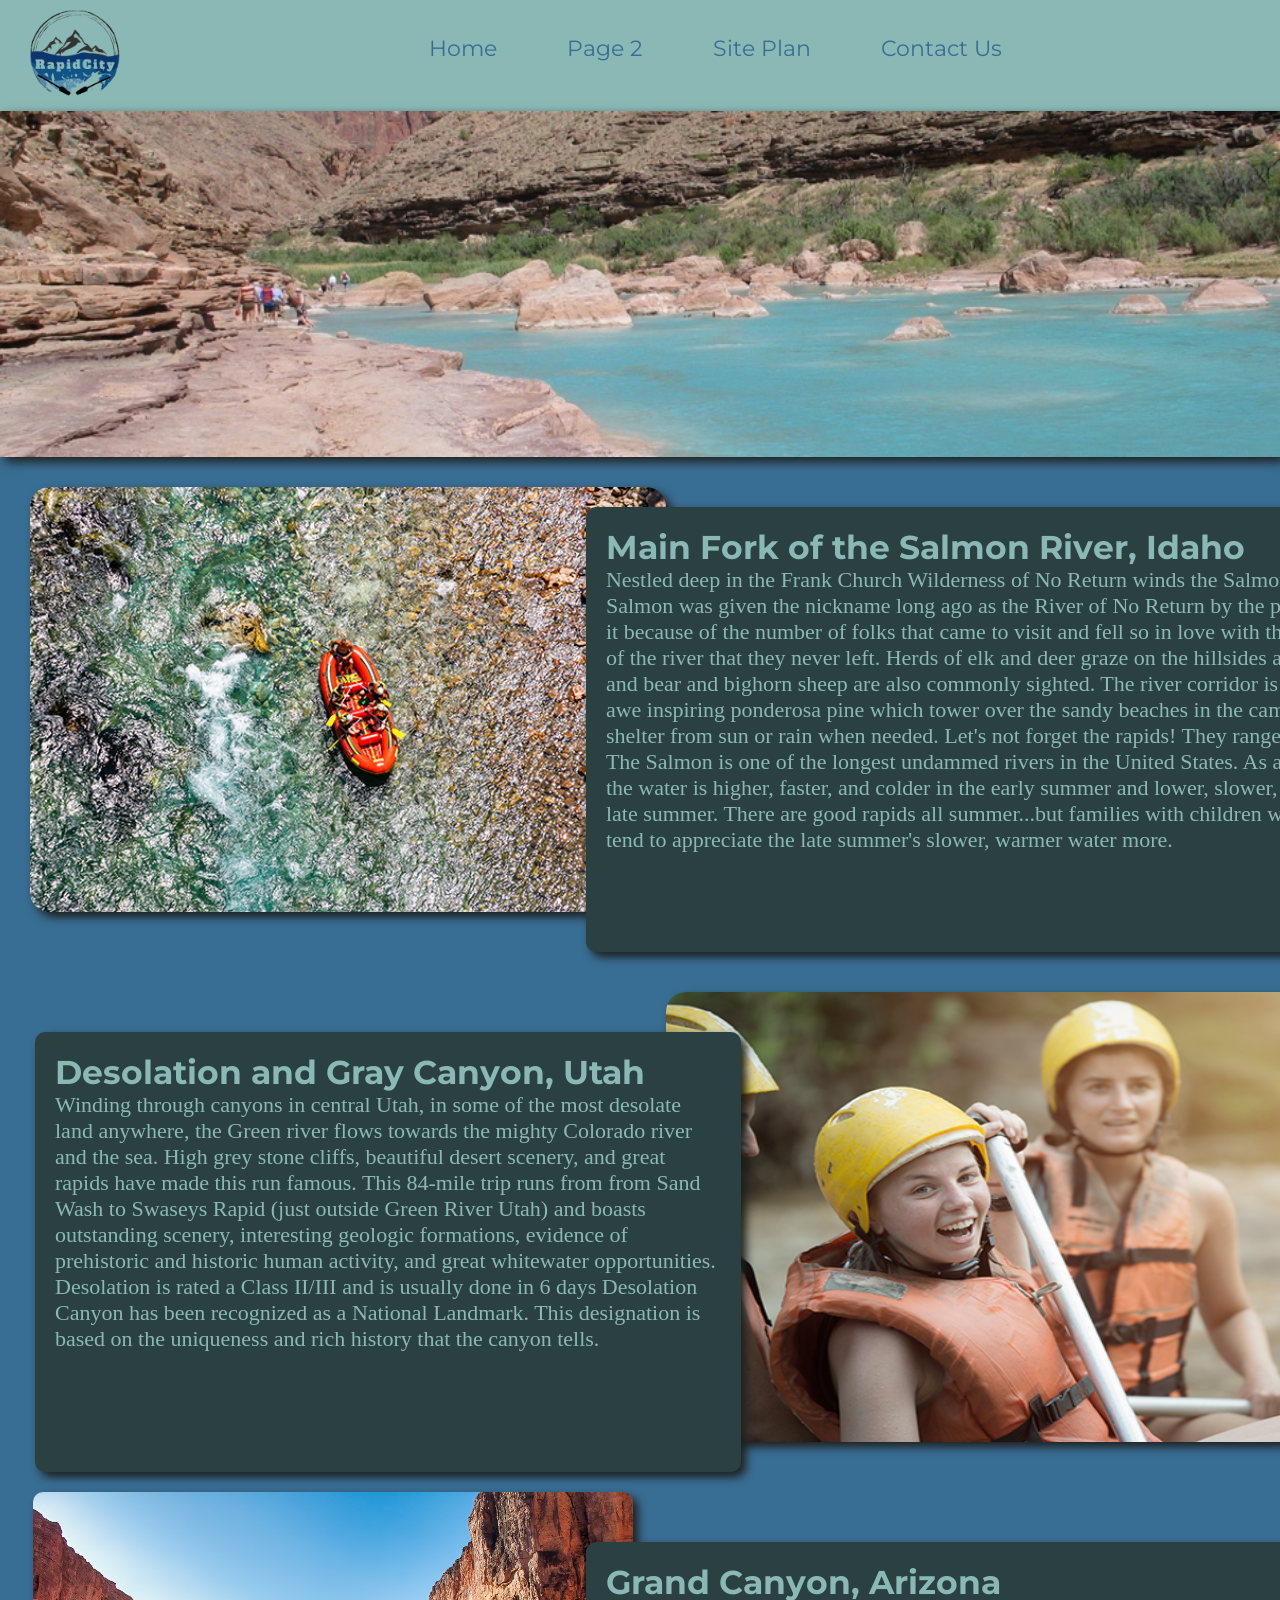
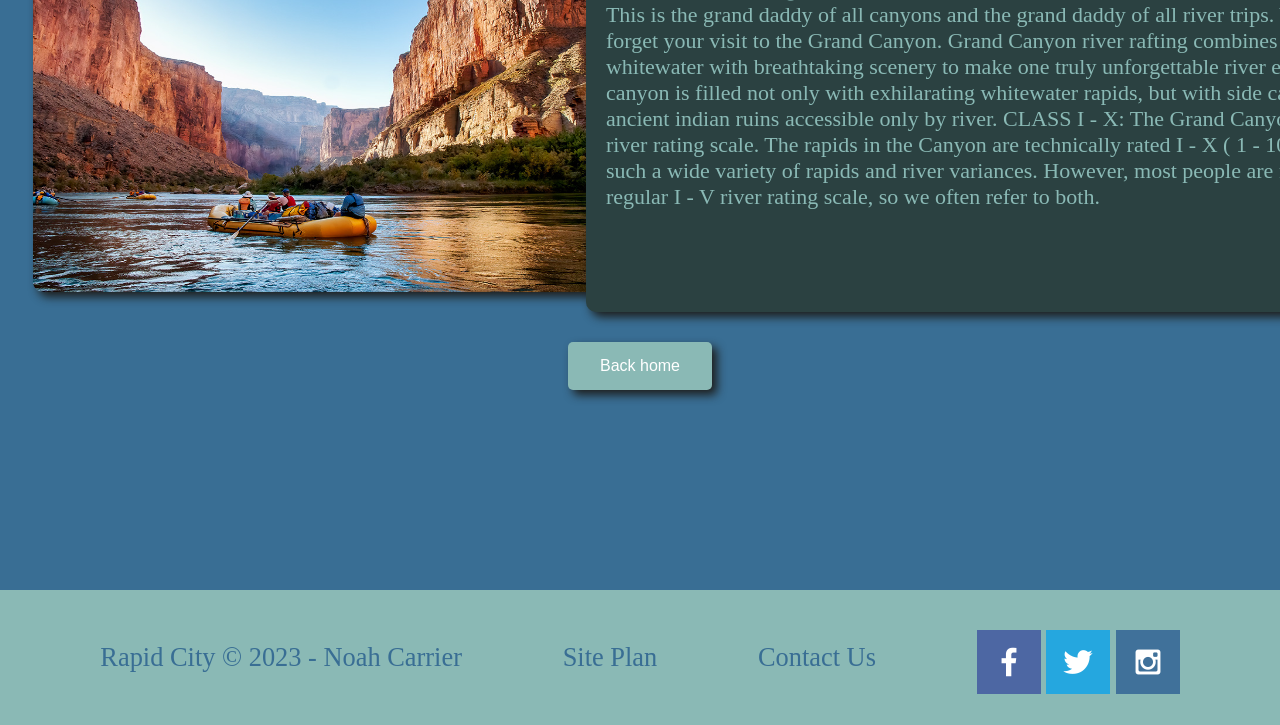
<file: wwr/page2.html>
<!DOCTYPE html>
<html lang="en">
<head>
    <meta charset="UTF-8">
    <meta http-equiv="X-UA-Compatible" content="IE=edge">
    <meta name="viewport" content="width=device-width, initial-scale=1.0">
    <title>Document</title>
    <link rel="stylesheet" href="style.css">
</head>

<body>
    <header>
        <a id="logo_link" href="index.html">
            <img src="images/RapidCity-removebg-preview.png" alt="Rapid City Logo" height="100" width="100">
        </a>
        <nav>
            <a href="index.html">Home</a>
            <a href="page2.html">Page 2</a>
            <a href="site-plan-rafting.html">Site Plan</a>
            <a href="contactus.html">Contact Us</a>
        </nav>
    </header> 
    <main>
        <div class="hero_img2">
            <img src="images/new hero.jpg" alt="hero img">
        </div>  
        <div class="page2_grid">
            <img class="salmonriver" src="images/salmon.jpg"  alt="salmon river">
                
            <section class=salmon_card>  
                <h2>
                    Main Fork of the Salmon River, Idaho
                </h2>
                <p>
                    Nestled deep in the Frank Church Wilderness of No Return winds the Salmon river. The Salmon was given the nickname long ago as the River of No Return by the people living near it because of the number of folks that came to visit and fell so in love with the rugged beauty of the river that they never left.

                    Herds of elk and deer graze on the hillsides around the river and bear and bighorn sheep are also commonly sighted. The river corridor is also lined with awe inspiring ponderosa pine which tower over the sandy beaches in the campsites and provide shelter from sun or rain when needed.

                    Let's not forget the rapids! They range from class I-IV. The Salmon is one of the longest undammed rivers in the United States. As a free flowing river the water is higher, faster, and colder in the early summer and lower, slower, and warmer in the late summer. There are good rapids all summer...but families with children who like to swim tend to appreciate the late summer's slower, warmer water more.
                </p> 
            </section>
            
            <img class="happyrafter" src="images/happy rafter.png" alt="happy rafter">  
               
            <section class="gray_canyon_card">
                <h2>
                    Desolation and Gray Canyon, Utah
                </h2>
                <p>
                    Winding through canyons in central Utah, in some of the most desolate land anywhere, the Green river flows towards the mighty Colorado river and the sea. High grey stone cliffs, beautiful desert scenery, and great rapids have made this run famous. This 84-mile trip runs from from Sand Wash to Swaseys Rapid (just outside Green River Utah) and boasts outstanding scenery, interesting geologic formations, evidence of prehistoric and historic human activity, and great whitewater opportunities.

                    Desolation is rated a Class II/III and is usually done in 6 days
                    
                    Desolation Canyon has been recognized as a National Landmark.  This designation is based on the uniqueness and rich history that the canyon tells. 
                </p> 
            </section>
            
            <img class="grandcanyon" src="images/grand canyon.jpg" alt="grand canyon">
                
            <section class="grand_canyon_card">
                <h2>
                    Grand Canyon, Arizona  
                </h2>  
                <p>
                    This is the grand daddy of all canyons and the grand daddy of all river trips. You will never forget your visit to the Grand Canyon.

                    Grand Canyon river rafting combines world-class whitewater with breathtaking scenery to make one truly unforgettable river experience. The canyon is filled not only with exhilarating whitewater rapids, but with side canyons and ancient indian ruins accessible only by river.

                    CLASS I - X: The Grand Canyon uses a unique river rating scale. The rapids in the Canyon are technically rated I - X ( 1 - 10) to accommodate such a wide variety of rapids and river variances. However, most people are familiar with the regular I - V river rating scale, so we often refer to both.     
                </p> 
            </section>
        </div> 
        <section class="home_button_container">
            <button onclick="window.location.href='index.html';">
                Back home
              </button>
        </section> 
    </main>    
    <footer>
        <p>Rapid City &copy; 2023 - Noah Carrier</p>
        <p><a href="site-plan-rafting.html">Site Plan</a></p>
        <p><a href="contactus.html">Contact Us</a></p>
        <div class="social">
            <a href="https://facebook.com" target="_blank">
                <img src="images/facebook.png" alt="fb icon">
            </a>
            <a href="https://twitter.com" target="_blank">
                <img src="images/twitter.png" alt="twitter icon">
            </a>
            <a href="https://instagram.com" target="_blank">
                <img src="images/instagram.png" alt="instagram icon">
            </a>
        </div>
    </footer>
</body>

</html>
</file>
<file: wwr/style.css>
@import url('https://fonts.googleapis.com/css2?family=Abril+Fatface&family=Montserrat&display=swap');

*{
    
    padding: 0;
    margin: 0 auto;
}

#content{
    max-width: 1600px;
    margin: 0 auto;
    
}


nav a {
    text-align: center;
    text-decoration: none;
    color: #396E94;
    font-family:"Montserrat", Helvetica, sans-serif ;
    padding: 35px;
}

h1, h2{
    font-family:"Montserrat", Helvetica, sans-serif;
}

#hero-msg h1, #hero-msg h4{
    text-align: center;
}

#hero {
    display: grid;
    grid-template-columns: 1fr 3fr 1fr;
    margin-top: -100px;
}

#hero-box{
    grid-column: 1/4;
    grid-row: 1/3;
    z-index: -1;
    
    
}

#hero-msg{
    grid-column:2/3;
    grid-row: 1/2;
    margin-top: 100px;
}

.button-box{
    text-align: center;
}

main section{
    text-align: center;
}

.home-grid {
    display: grid;
    grid-template-columns: repeat(10,1fr);
}

#background{
    height: 725px;
}

body{
    background-color:#396E94;
    font-family:"Fatface","IM Fell French Canon" ;
    font-size: 22px;
}

header{
    display:grid;
    grid-template-columns: 150px auto;
    background-color:#8ab9b5;
    color:#396E94;
}

nav{
    display: flex;
    justify-content: space-around;
}

nav a:hover{
    background-color: #2b4141;
}

.book, .join{
    background-color:#6cb3e6;
    padding: 15px 30px;
    font-family:"Montserrat", Helvetica, sans-serif;
}

.book:hover, .join:hover{
    background-color:#8ab9b5;
}

#background{
    background-color:#2b4141;
}

.msg{
    background-color:#2b4141;
    font-family:"Montserrat", Helvetica, sans-serif;
    padding: 35px;
    line-height: 1.5em;
    margin-top: 200px;
}



footer{
    background-color:#8ab9b5;
    color:#396E94;
    padding: 25px 50px;
    margin-top: 200px;
    display: flex;
    justify-content: space-around;
    align-items: center;
}

footer p{
    font-size: 1.2em;
}

footer p:hover{
    text-decoration: underline;
}

nav a:hover{
    color:#396E94;
}

#home-title{
    color:#396E94;
    font-size: 2em;
    margin-top: 10px;
}

h4{
    color:#8ab9b5;
    font-family:"Montserrat", Helvetica, sans-serif ;
    padding-bottom: 30px;
    font-weight: lighter;

}

h2{
    margin:0;
}
.join{
    margin-top: 50px; 
}

.book, .join {
    color:#2a5350;
    text-decoration: none;
    font-size: 18px;
    margin-top: 50px;
    border: solid #6cb3e6 10px;
    border-radius: 5px;
}


.book:hover, .join:hover{
color: #396E94;
border-color: #8ab9b5;
}


.msg h2{
    color:#8ab9b5;
    font-family:"Montserrat", Helvetica, sans-serif; 

}
.msg p{
    color:#8ab9b5;
    font-size: .8em;
    line-height: 1.5em;
    padding-bottom: 30px;
}

footer a{
    color: #396E94;
    text-decoration: none;
}
footer a:hover{
    color:#2b4141;
}

footer .social img{
    padding-top: 15px;
}



.logo{
    width: 80px;
}

.icon{
 width: 80px;
 padding-top: 10px;
}

#hero-img{
    max-width: 1366px;
    max-height: 100%;
}

#logo_link{
    padding-top: 5px;
    justify-self: center;
    align-self: center;
}

.rivers-card, .camping-card, .rapids-card{
    margin:100px 0;
}

.rivers-card{
    grid-column: 2/4;
    grid-row: 2/3 ;
}

.camping-card{
    grid-column: 5/7;
    grid-row: 2/3 ;
}

.rapids-card{
    grid-column: 8/10;
    grid-row: 2/3;
}

#background{
    grid-column: 1/11;
    grid-row: 4/9;
}

.mountains{
    grid-column: 2/7;
    grid-row: 5/8;
    box-shadow: 5px 5px 11px #1e1f1d;
}

.msg{
    grid-column: 6/10;
    grid-row: 6/7;
    box-shadow: 5px 5px 11px #1e1f1d;
}

.card-img{
    border: #8ab9b5 solid 10px;
    transition: .5s;
    box-shadow: 5px 5px 10px #1e1f1d;

}

.card-img:hover{
    opacity: .6;
    transform: scale(1.1);
}

.card-img, .mountains{
    width: 100%;
}

main section img {
    box-sizing:border-box;

}

.hero_img2{
    margin: 0 auto;
    width: 100%;
}

.hero_img2 img{
    display:block;
    width: 100%;
    box-shadow: 5px 5px 10px #1e1f1d;
    
}

.page2_grid{
    display: grid;
    grid-column: 1fr 1fr;
}

.salmonriver{
    margin-top: 30px;
    margin-bottom: 50px;
    margin-left: 30px;
    height: 425px;
    grid-column: 1/2;
    grid-row: 1/2;
    border-radius: 20px;
    align-content: center;
    box-shadow: 5px 5px 10px #1e1f1d;
}

.salmon_card{
    grid-column: 2/3;
    grid-row: 1/2;
    padding:0;
    margin:0 auto;
    width:100%;
    background-color:#2b4141;
    border-radius: 10px;
    color: #8ab9b5;
    margin: 30px;
    margin-right: 50px;
    text-align: left;
    padding:20px;
    position: relative;
    right:110px;
    top:20px;
    box-shadow: 5px 5px 10px #1e1f1d;
}

.happyrafter{
    height: 450px;
    grid-column: 2/3;
    grid-row:2/3;
    width: 800px;
    border-radius: 20px;
    margin-right:40px;
    align-content: center;
    position: relative;
    top: 30px;
    z-index: 0;
    box-shadow: 5px 5px 10px #1e1f1d;
    
}

.gray_canyon_card{
    grid-column:1/2;
    grid-row:2/3;
    width: 80%;
    background-color:#2b4141;
    border-radius: 10px;
    color: #8ab9b5;
    margin: 30px;
    position: relative;
    top:40px;
    left: 5px;
    z-index: 2;
    margin-left: 30px;
    box-shadow: 5px 5px 10px #1e1f1d;
    

}

.grandcanyon {
    height: 400px;
    width: 90%;
    margin-top: 30px;
    grid-column: 1/2;
    border-radius: 10px;
    box-shadow: 5px 5px 10px #1e1f1d;
}

.grand_canyon_card{
    background-color:#2b4141;
    border-radius: 10px;
    color: #8ab9b5;
    width: 100%;
    margin: 30px;
    padding:20px;
    text-align: left;
    position: relative;
    right:110px;
    top: 50px;
    box-shadow: 5px 5px 10px #1e1f1d;

}

.gray_canyon_card{
    background-color:#2b4141;
    border-radius: 10px;
    color: #8ab9b5;
    margin :30px;
    padding:20px;
    height:400px;
    width: 100%;
    text-align: left;
    position: relative;
    right:30px;
    box-shadow: 5px 5px 10px #1e1f1d;
}

.grid2{
    display: grid;
}

.hero_img{
    width: fit-content;
}

.home_button_container{
    background-color: #396E94;
    margin:0 auto;
    display: block;
    align-content: center;

}

.home_button_container button{
    align-items: center;
    margin:0 auto;
    border-radius: 5px;
    position: static;
    margin-top: 50px;
    background-color:#8ab9b5 ; 
    border: none;
    color: white;
    padding: 15px 32px;
    text-align: center;
    text-decoration: none;
    display: inline-block;
    font-size: 16px;
    box-shadow: 5px 5px 10px #1e1f1d;

}


@media screen and (max-width: 900px) {
    #hero, .home-grid {
        display: block;
        height: auto;
    }
    nav, footer {
        flex-direction: column;
    }
    nav a {
        display: block;
        padding: 15px;
    }
    #hero {
        margin-top: 0;
    }
    #hero-msg {
        margin-top: 0;
    }
    #hero-msg h4 {
        display: none;
    }
    .home-title {
        font-size: 25px;
        color: #6f7364;
    }
    .rivers-card, .camping-card, .rapids-card { 
        margin: 50px auto;
        width: 60%;
    }
    #background {
        display: none;
    }
    .mountains, .msg {
        width: 80%;
        display: block;
        margin: 0 auto;
    }
    footer {
        margin-top: 25px;
    }
}
</file>
<file: portfolio/styles/style.css>
@import url('https://fonts.googleapis.com/css2?family=Montserrat&family=Yeseva+One&display=swap');

*{
    padding:0;
    margin:0;
}

* {box-sizing: border-box}
/* Full-width input fields */
  .i1[type=text], .i1[type=password] {
  width: 100%;
  padding: 15px;
  margin: 5px 0 22px 0;
  display: inline-block;
  border: none;
  background: #f1f1f1;
}

.li{
    color: #E76F51;
}

.sutext{
    color: #E76F51;
    font-family: Montserrat;
}

.sutext h2{
    font-family: Yeseva One ;
}

.sutext p{
    font-family: Montserrat;
    color: #E76F51;
}

/* Add a background color when the inputs get focus */
.i1[type=text]:focus, .i1[type=password]:focus {
  background-color: #ddd;
  outline: none;
}

/* Set a style for all buttons */
.bl1 {
  background-color: #2A9D8F;
  color: white;
  padding: 14px 20px;
  margin: 8px 0;
  border: solid black 2px ;
  cursor: pointer;
  width: 100%;
  opacity: 0.9;
}

.bl1:hover {
  opacity:1;
}

/* Extra styles for the cancel button */
.cancelbtn {
  padding: 14px 20px;
  background-color: #f43636;
  border: #000 solid 2px;
}

/* Float cancel and signup buttons and add an equal width */
.cancelbtn, .signupbtn {
  float: left;
  width: 50%;
}

/* Add padding to container elements */
.container {
  padding: 16px;
}

/* The Modal (background) */
.modal {
  display: none; /* Hidden by default */
  position: fixed; /* Stay in place */
  z-index: 1; /* Sit on top */
  left: 0;
  top: 0;
  width: 100%; /* Full width */
  height: 100%; /* Full height */
  overflow: auto; /* Enable scroll if needed */
  background-color:#172c3c;
  padding-top: 50px;
}

/* Modal Content/Box */
.modal-content {
  background-color: #172c3c;
  margin: 5% auto 15% auto; /* 5% from the top, 15% from the bottom and centered */
  border: 1px solid #172c3c;
  width: 80%; /* Could be more or less, depending on screen size */
}

/* Style the horizontal ruler */
hr {
  border: 1px solid #2A9D8F;
  margin-bottom: 25px;
}

/* The Close Button (x) */
.close {
  position: absolute;
  right: 35px;
  top: 15px;
  font-size: 40px;
  font-weight: bold;
  color: #E76F51;
}

.close:hover,
.close:focus {
  color: #2A9D8F;
  cursor: pointer;
}

/* Clear floats */
.clearfix::after {
  content: "";
  clear: both;
  display: table;
}

/* Change styles for cancel button and signup button on extra small screens */
@media screen and (max-width: 300px) {
  .cancelbtn, .signupbtn {
    width: 100%;
  }
}















/*Header and links*/
header{
    display: grid;
    grid-template-columns: 100px auto;
    background-color: #E76F51 ;
    width: 100%;
    height: 100px;
    padding: 0;
    margin: 0 auto;
}

.logo{
    width: 100px;
    align-self: center;
    padding:10px;
}


nav a:hover{
    font-size: 35px;
    transition: 0.3s;
    position: relative;
    bottom: 10px;
    transition: 0.3s;
    
}

nav{
    display: flex;
    justify-content: space-around;
    justify-self: right;
    align-self: center;
    align-content: center;
    text-align: center;
    width: 80%;
    min-width: 20px;
    height: 50px;
    font-size: 18px;
    margin-right: 20px;
    margin-bottom: 10px;
}

nav a{
    text-align: center;
    text-decoration: none;
    padding: 20px;
    font-family: Montserrat;
    color: #282828;
}



body{
    padding:0;
    margin:0 auto;
    background-color: #264653;
}















/*Hero Image and welcome*/

/*Home Page*/
.hero{
    height: 500px;
    margin: 0 auto;
    display: grid;
    grid-template-columns: 33.3% 33.3% 33.3%;
    grid-template-rows: 200px 100px 200px;
}

.hero-img-container{
    grid-column:1/4;
    grid-row: 1/4;
}

section img{
    width:100%;
    height: 100%;

}

.welcome{
    color: #2A9D8F;
    border: #2A9D8F solid 5px;
    border-radius: 5px;
    grid-column:2/3 ;
    grid-row:2/3 ;
    text-align: center;
    justify-self: center;
    align-self: center;
    font-size: 50px;
    padding: 50px;
    padding-right:50px;
    padding-left: 50px;
    font-family: Yeseva One;
    
}

/*Contact Page Hero img*/
.contact_hero{
    height: 500px;
}

.contact_hero_img{
    height: 550px;
    max-height: 700px;
    position: relative;
    bottom: 29px;
    
}

.contact_img{
    width: 100%;
    height: 100%;
}




/*About Me Hero Image*/
.about_me_hero{
   height: 500px;
}

.about_hero_img{
    max-height: 100%;
    width: 100%;
}

/*Main*/

main{
display:grid;
grid-template-columns: 1fr 1fr;
height: 500px;
}

.main-img-container{
    height: 400px;
    padding: 20px;
    margin: 10px;
    margin-top: 20px;
    grid-column: 2/3;
    grid-row:1/2 ;
    max-height: 400px;
    max-width: 400px;
    align-self: center;
    justify-self: center;
    
}

main img{
    width: 100%;
    height: 100%;
}

.textbox1{
    height:auto;
    margin: 20px;
    padding: 10px;
    grid-column: 1/2;
    grid-row: 1/2;
    align-self: center;
    justify-self: center;
    max-width: 700px;
    max-height: 400px;
    overflow: auto;
    background-color:#172c3c ;
    border-radius: 30px;
    padding:15px;
    text-align: left;
    box-shadow: inset;
    box-shadow: 10px 5px 5px ;
    line-height: 1.5;
    
}

.text1{
    color:#E76F51 ;
    width: 100%;
    height: 100%;
    font-family: Montserrat;
}


/*Main for contact page*/

.content2{
    display: grid;
    grid-template-columns:  1fr;
    grid-template-rows: 129px 500px 860px 100px;
}

.header2{
    grid-row: 1/2 ;
}

.contact_hero{
    grid-row: 2/3;
    align-self:start;

}

.footer2{
    grid-row: 4/5;
}

.body2{
    height:auto;
}

.main2{
    grid-row: 3/4;
    height: 700px;
    display:grid;
    grid-template-columns: 1fr 1fr;
    grid-template-rows: 500px 300px;
    min-height: 70%;
}


.phone{
    height: 300px;
    align-self: center;
    justify-self: center;
    margin: 20px;
    border: solid 5px #E76F51;
    border-radius: 10px;
    box-shadow: inset;
    box-shadow: 10px 5px 5px ;
}

.phone_img{
    width: 100%;
    height: 100%
}



.text2_container{
    align-self: center;
    grid-column:2/3;
    margin:20px;
}

.text2{
    align-self: center;
    text-justify: center;
    height: 300px;
    width: 100%;
    color: #E76F51;
    font-family: Montserrat;
    overflow: auto;
    line-height: 1.5;
}

.form_container{
    height: 200px;
    grid-column: 1/3;
    grid-row: 2/3;
    align-self: center;
    justify-self: center;
    margin-top: 10px;
    
    
}

.square{
    height: 350px;
    width: 100%;
    background-color: #172c3c ;
    position: relative;
    bottom: 250px;
    z-index: -1;
    grid-column: 1/3;
    grid-row: 2/3;
    align-self: end;
    top: 70px;
}



/*Main for About Me*/
.content3{
    display: grid;
    grid-template-columns: 400px 1fr ;
    grid-template-rows:100px 467px 400px 300px 100px ;
 }

.header3{
    grid-row: 1/2;
    grid-column: 1/3;
}

.logo_link{
    height: 100px;
}

.about_me_hero{
    grid-row:2/3;
    grid-column:1/3;
}

.about_img_container{
    padding:20px;
    grid-row: 3/4;
    grid-column: 1/2;
    height:400px;
    width: 400px;
    background-color:#000;
    border-radius: 50%;
    
 }

 .about_img{
    border-radius: 50%;
 }

div.qualification_container{
    display: grid;
    grid-template-columns:1fr 1fr 1fr ;
    grid-template-rows:1fr 1fr 1fr ;
    grid-row: 3/4;
    grid-column: 2/3;
    text-align: center;
    align-items: center;
    justify-items: center;
    color: #E76F51;
    font-family: Yaseva One;
    
 }

 ul.myUL{
    display: inline-block;
    text-align: left;
    grid-row: 2/3;
    grid-column: 2/3;
    color: #E76F51;
    font-family: Montserrat;
    font-size: 25px;
 }

 .qualification_container h3{
    grid-row: 1/2;
    grid-column: 2/3;
    align-self:end;
    font-size: 50px;
    color: #E76F51;
    text-shadow: 2px 4px 4px rgba(0, 0, 0, 0.6);
 }
    

 .about_me_text{
    grid-row: 4/5;
    grid-column: 1/3;
    padding: 20px;
    color: #E76F51;
    font-family: Montserrat;
    max-height: 300px;
 }

 .about_me_text section{
    background-color: #172c3c;
    padding: 20px;
    border-radius: 20px;
    max-height: 250px;
    overflow: auto;
    box-shadow:black 10px 5px 5px ;
    
 }

 .about_me_statement{
    overflow: auto;
    max-height: 200px;
    
 }

 

 .about_footer{
    grid-row: 5/6;
    grid-column: 1/3;
 }
    
.about_body{
    grid-row: 1/6;
    grid-column: 1/3;
 }
 

 .about_img{
    height:100%
 }

 


 


/*Form css*/
.form{
    background-color: #E76F51;
    box-shadow: inset;
    box-shadow: 10px 5px 5px ;
}

form {
    margin-top: 0;
    margin: 5 auto;
    width: 400px;
    padding: 1em;
    border: 1px solid #ccc;
    border-radius: 1em;
}

ul {
    list-style: none;
    padding: 0;
    margin: 0;
}

form li + li{
    margin-top: 1em;
}

label{
    display: inline-block;
    width: 90px;
    text-align: right;
}

input , textarea{
    font: 1em sans-serif;
    
    width: 300px;
    box-sizing: border-box;

    border: 1px solid #999;
}

input:focus , textarea:focus {
    border-color: #000;
}

textarea{
    vertical-align: top;
    height: 5em;
}

.button{
    padding-left: 90px ;
}

button{
    margin-left: 0.5em;
}

#feedback{
    background-color: antiquewhite;
    position: absolute;
    top: 0;
    left: 0;
    right: 0;
    padding: .5em;
    display: none;
}

.moveDown{
    margin-top: 3em;
}

/*Custom Scroll bar*/
/* width */
::-webkit-scrollbar {
    width: 10px;
  }
  
  /* Track */
  ::-webkit-scrollbar-track {
    background: #f1f1f1; 
  }
   
  /* Handle */
  ::-webkit-scrollbar-thumb {
    background: #282828; 
  }
  
  /* Handle on hover */
  ::-webkit-scrollbar-thumb:hover {
    background: #555; 
  }


/*Footer*/

footer{
    display:grid;
    grid-template-columns: 1fr 1fr 1fr;
    height: 100px;
    background-color: #E76F51;

}

.footer2{
    height:100px
}

.social_links{
    grid-column: 3/4;
    margin-top: 20px;
    margin-right: 20px;
    justify-self: right;
}

footer p{
    align-self: center;
    margin:20px;
    font-family: Montserrat;
}
</file>
<file: portfolio/styles/site-plan.css>
/* if you are using any Google fonts change the font names below to your fonts. 
Any spaces in your font name should be replaced with a +. 
Fonts are separated by a & */
@import url('https://fonts.googleapis.com/css2?family=Montserrat&family=Yeseva+One&display=swap');
:root {
  /* change the values below to your colors from your palette */
  --primary-color: #264653 ;
  --secondary-color: #2A9D8F;
  --accent1-color: #F4A261;
  --accent2-color:#E76F51 ;

  /* change the values below to your chosen font(s) */
  --heading-font: "Yeseva One";
  --paragraph-font: "Montserrat", Helvetica, sans-serif;

  /* these colors below should be chosen from among your palette colors above */
  --headline-color-on-white: #264653;  /* headlines on a white background */ 
  --headline-color-on-color:#E76F51; /* headlines on a colored background */ 
  --paragraph-color-on-white: #264653; /* paragraph text on a white background */ 
  --paragraph-color-on-color:#E76F51; /* paragraph text on a colored background */ 
  --paragraph-background-color: #396E94  ;
  --nav-link-color: #396E94;
  --nav-background-color: #F4A261;
  --nav-hover-link-color: #396E94;
  --nav-hover-background-color: #E76F51;
}


/*  Look around below...but DON'T CHANGE ANYTHING! */

body {
  max-width: 960px;
  margin: 0 auto;
  padding: 4em;
  font-size: 18px;
  text-align: center;
}
img {
  display: block;
  margin: 0 auto;
  max-width: 300px;
}
h1, h2, h3, h4, h5, h6 {
  font-family: var(--heading-font);
  color: var(--headline-color-on-white);
}
h2 {
  text-align: center;
}
hr {
  height: 3px;
  margin: 35px 0;
  background: var(--accent1-color);
}
header {
  padding: 1em;
  text-align: center;
  color: var(--headline-color-on-color);
  background-color: var(--paragraph-background-color);
}
header > h1, header > h2 {
  color: var(--headline-color-on-color);
}
p {
  font-family: var(--paragraph-font);
  color: var(--paragraph-color-on-white);
  padding: 1em;
}
.colors {
  width: 100%;
  min-width: 350px;
  margin: 30px auto;
  text-align: center;
}
.colors th {
  background-color: #999;
}
.colors td{
  width: 25%;
  height: 3em;
}
.primary {
  background-color: var(--primary-color);
}
.secondary {
  background-color: var(--secondary-color);
}
.accent1 {
  background-color: var(--accent1-color);
}
.accent2{
  background-color: var(--accent2-color);
}
p.colored {
  background-color: var(--paragraph-background-color);
  color: var(--paragraph-color-on-color);
}
nav {
  background-color: var(--nav-background-color);
  line-height: 3em;
  text-align: center;
  font-size: 1.2em;
}
nav  {
  list-style-type: none;
  display: flex;
}
nav a {
  padding:1em;
  min-width: 120px;
  text-decoration: none;
  padding: 10px;
}
nav a:link, nav a:visited {
  color: var(--nav-link-color);
}
nav a:hover {
  color: var(--nav-hover-link-color);
  background-color: var(--nav-hover-background-color);
}
.sitemap {
  display: grid;
  justify-content: center;

  grid-template-columns: repeat(6, 15%);
  grid-template-rows: 3em 1.5em 1.5em 3em;
  grid-template-areas: ". . home home . ."
    ". . . top . ."
    ". left left right right ."
    "page2 page2 . . page3 page3";
}
.sitemap > div {
  text-align: center;
}
.sm-home {
  grid-area: home;
  background-color: #ccc;
  line-height: 3em;
}
.sm-page2 {
  grid-area: page2;
  background-color: #ccc;
  line-height: 3em;
}
.sm-page3 {
  grid-area: page3;
  background-color: #ccc;
  line-height: 3em;
}
.top {
  grid-area: top;
  border-left: 1px solid;
}
.left {
  grid-area: left;
  border-top: 1px solid;
  border-left: 1px solid;
}
.right {
  grid-area: right;
  border-top: 1px solid;
  border-right: 1px solid;
}
</file>
<file: positioning/styles/positionstyles.css>
/* CSS - Name: "positionstyles.css" */
/* Activity 1 styles */
.content1 {
  /* This is the parent of the activity 1 boxes. */
  display: grid;
  grid-template-columns: 1fr 1fr;
  grid-gap: 10px;
  
}
.red1 { 
  width: 100%; 
  height: 100px; 
  background-color: red; 
  grid-column:1/3;
  margin:0 auto
  
  


} 
.green1 {
  width: 200px; 
  height: 200px; 
  background-color: green; 
  margin:0 auto;

} 
.yellow1 {
  width: 200px; 
  height: 200px;  
  background-color: gold; 
  margin:0 auto;
} 
.blue1 {
  width: 100%; 
  height: 100px; 
  background-color: blue; 
  grid-column:1/3;
} 
/* Activity 2 styles */ 
.content2 {
  /* This is the parent of the activity 2 boxes. */
}
.red2 {
  width: 100px; 
  height: 100px; 
  background-color: red; 
} 
.green2 { 
  width: 100px; 
  height: 100px; 
  background-color: green; 
  position: relative;
  top:-50px;
  right: -50px;
} 
.yellow2 {
  width: 100px; 
  height: 100px; 
  background-color: gold; 
  position: relative;
  top:-100px;
  right: -100px;
} 
.blue2 {
  width: 100px; 
  height: 100px; 
  background-color: blue; 
  position: relative;
  top:-150px;
  right: -150px;
} 
/* Activity 3 styles */ 
.content3 {
  /* This is the parent of the activity 3 boxes. */
  display: grid;
  grid-template-columns: 1fr 1fr;
}
.red3 {
  width: 100%; 
  height: 75px; 
  background-color: red; 
  grid-column: 1/3;
  
} 
.green3 {
  width: 90%; 
  height: 100px; 
  background-color: green;
  grid-column: 1/2;
  

} 
.yellow3 {
  width: 90%; 
  height: 100px; 
  background-color: gold; 
  grid-column: 2/3;
  margin-left: auto;
  
} 
.blue3 {
  width: 100%;
  height: 75px; 
  background-color: blue; 
  grid-column: 1/3;
} 
/* Activity 4 styles */ 
.content4 {
  /* This is the parent of the activity 4 boxes. */
  display:grid;
  grid-template-columns: 1fr 1fr;
  grid-template-rows: 1fr 1fr 1fr;
  height: 400px;
}
.red4 {
  width: 100%; 
  height: 100%; 
  background-color: red;
  grid-column: 1/2;
  grid-row:1/4; 
} 
.green4 {
  width: 100%; 
  height: 100%; 
  background-color: green; 
} 
.yellow4 {
  width: 100%; 
  height: 100%; 
  background-color: gold; 
} 
.blue4 {
  width: 100%; 
  height: 100%; 
  background-color: blue; 
} 
/* Activity 5 styles */ 
.content5 {
  /* This is the parent of the activity 5 boxes. */
  
  height: 400px;
}
.red5 { 
  width: 100%; 
  height: 100px; 
  background-color: red; 
} 
.green5 { 
  width: 200px; 
  height: 200px; 
  background-color: green; 
  float: left;

} 
.yellow5 {
  width: 100%; 
  height: 70%; 
  background-color: gold; 
  font-size: small;

} 
.blue5 {
  width: 100%; 
  height: 100px; 
  background-color: blue; 
} 
/* Activity 6 styles */ 
.content6 {
  /* This is the parent of the activity 6 boxes. */
  display: grid;
  grid-template-columns: 1fr 1fr 1fr 1fr 1fr;
  grid-template-rows: 1fr 1fr 1fr 1fr 1fr;
}
.red6 {
  width: 100%; 
  height: 100%; 
  background-color: red; 
  grid-column-start: 1;
  grid-column-end: 4;
  grid-row-start: 1;
  grid-row-end: 3;
  
} 
.green6 {
  width: 100%; 
  height: 100%; 
  background-color: green; 
  grid-column-start: 1;
  grid-column-end: 3;
  grid-row-start: 4;
  grid-row-end: 6;
  z-index: 2;
} 

.yellow6 {
  width: 100%; 
  height: 400px; 
  background-color: gold;
  grid-column-start: 4;
  grid-column-end: 6;
  grid-row-start: 3;
  grid-row-end: 6;
  z-index: 2;
}  

.blue6 {
  width: 100%; 
  height: 100%; 
  background-color: blue; 
  grid-column-start: 2;
  grid-column-end: 5;
  grid-row-start: 2;
  grid-row-end: 5;
  z-index: 1;
} 


/* Do not make any changes below here */
.activity {
  width: 70%; 
  margin: 20px auto; 
  font-family: Arial, sans-serif; 
  border: 1px solid black; 
  padding: 10px; 
  clear:both; 
  overflow: auto;
} 

.hint {
  border: 1px solid grey;
  background: #e0e0e0;
  padding: .5em;
  position: relative;
  margin: 1em 0;
}
.hint h3 {
  margin: 0;
}
.hint:hover {
  background: #d0d0d0;
}
.hint > div {
  display: none;
}

.hint input[type=checkbox] {
  position: absolute;
  width: 100%;
  height: 100%;
  opacity: 0;
  z-index: 1;
  cursor: pointer;
}

.hint input[type=checkbox]:checked ~ div {
  display: block;
}

.hint i {
  position: absolute;
  transform: translate(-6px, 0);
  margin-top: 16px;
  right: 10px;
  top: -3px;
}
.hint i:before, .hint i:after {
  content: "";
  position: absolute;
  background-color: black;
  width: 3px;
  height: 9px;
}
.hint i:before {
  transform: translate(2px, 0) rotate(45deg);
}
.hint i:after {
  transform: translate(-2px, 0) rotate(-45deg);
}

.hint input[type=checkbox]:checked ~ i:before {
  transform: translate(-2px, 0) rotate(45deg);
}
.hint input[type=checkbox]:checked ~ i:after {
  transform: translate(2px, 0) rotate(-45deg);
}
.hint a {
  position: relative;
  z-index: 1;
}
</file>
